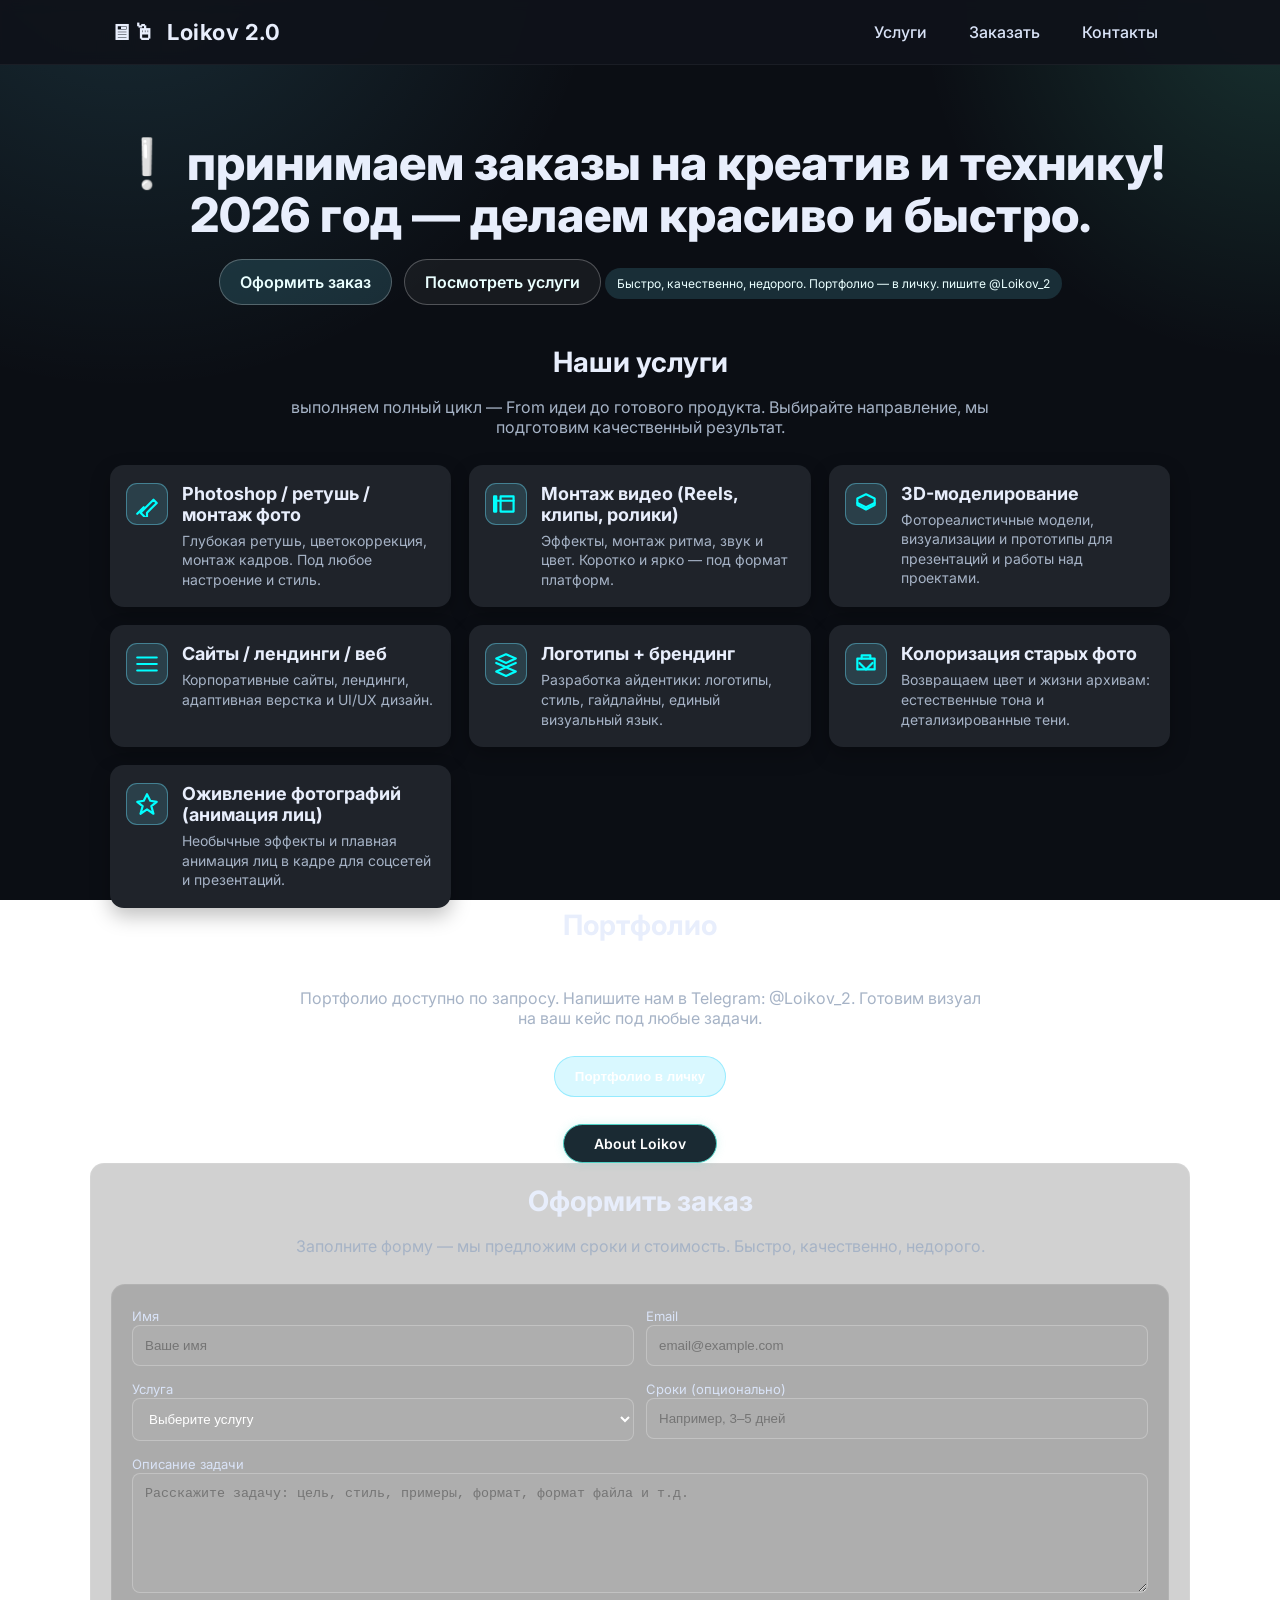
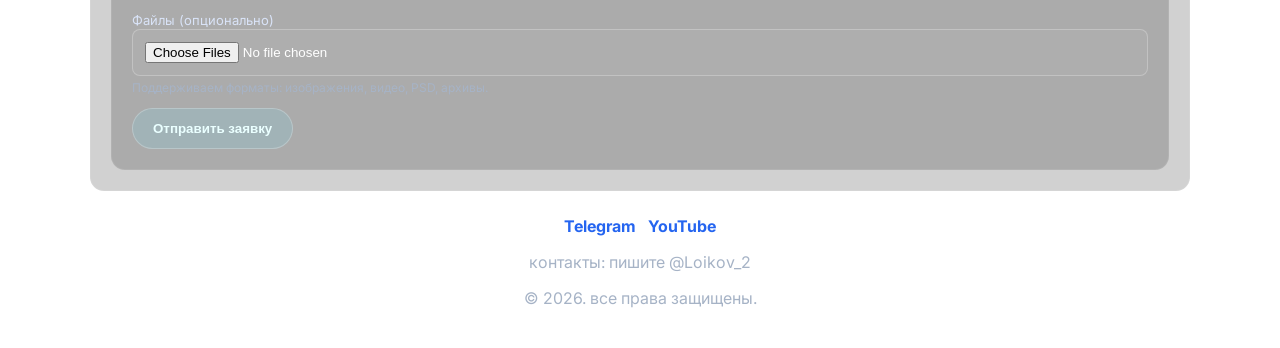
<file: index.html>
<!DOCTYPE html>
<html lang="ru">
<head>
  <meta charset="utf-8" />
  <meta name="viewport" content="width=device-width, initial-scale=1" />
  <title>креатив и техника — быстрые решения 2026</title>
  <meta name="description" content="Принимаем заказы на креатив и технику: Photoshop, монтаж, 3D, сайты, брендинг, цветки и анимации. Быстро, качественно, недорого. Контакт: @Loikov_2." />
  <link href="https://fonts.googleapis.com/css2?family=Inter:wght@300;400;500;600;700;800&display=swap" rel="stylesheet">
  
<!-- Иконки сайта -->
  <link rel="icon" href="1.jpg" type="image/jpeg">
  <link rel="apple-touch-icon" href="1.jpg">
  <link rel="shortcut icon" href="1.jpg" type="image/x-icon">

  


  <style>
    :root{
      --bg: #0b0e14;
      --surface: #141a22;
      --text: #e8eefc;
      --muted: #a6b3c6;
      --accent: #6ae3ff;
      --card: #1f232a;
      --shadow: 0 8px 20px rgba(0,0,0,.25);
    }
    *{box-sizing:border-box}
    html,body{margin:0;height:100%}
    body{
      font-family: Inter, system-ui, -apple-system, "Segoe UI", Roboto, sans-serif;
      color:var(--text);
      background: radial-gradient(1200px circle at 10% -10%, rgba(106,227,255,.15), transparent 40%),
                  radial-gradient(900px circle at 100% 0%, rgba(100,255,210,.15), transparent 40%),
                  linear-gradient(#0b0e14,#0b0e14 60%);
      background-attachment: fixed;
    }
    a{color:inherit;text-decoration:none}
    .container{max-width:1100px;margin:0 auto;padding:0 20px}
    header{position:sticky;top:0;background:rgba(15,18,26,.95);backdrop-filter:saturate(1.2) blur(6px);z-index:1000;border-bottom:1px solid rgba(255,255,255,.05)}
    .nav{display:flex;align-items:center;justify-content:space-between;min-height:64px}
    .brand{display:flex;gap:.75rem;align-items:center;font-weight:700}
    .brand span{font-size:22px;letter-spacing:.5px}
    .nav-links{display:flex;gap:18px}
    .nav-links a{color:#d9e3f7;font-weight:500;padding:8px 12px;border-radius:6px}
    .nav-links a:hover{background:rgba(255,255,255,.08)}

    .hero{padding:72px 0 40px;
      text-align:center;
    }
    .hero h1{font-size: clamp(28px, 5vw, 48px); line-height:1.08; margin:0 0 12px; font-weight:800}
    .hero p{color:var(--muted); font-size: clamp(14px, 2.2vw, 18px); margin:0 0 20px}
    .cta{display:inline-flex;gap:12px;margin-top:6px}
    .btn{padding:12px 20px;border-radius:999px;border:1px solid rgba(255,255,255,.25);background: rgba(106,227,255,.15);color:#eaffff;font-weight:600;cursor:pointer;transition:transform .2s ease, background .3s ease}
    .btn.secondary{background: rgba(255,255,255,.05)}
    .btn:hover{transform: translateY(-1px); background: rgba(106,227,255,.25)}
    .badge{display:inline-flex;align-items:center;gap:.5rem;padding:8px 12px;border-radius:999px;background: rgba(106,227,255,.15);font-size:12px;color:#eaffff;margin-top:8px}

    section{padding:48px 0}
    h2{font-size:28px;margin:0 0 18px;text-align:center}
    .lead{text-align:center;color:var(--muted);margin:0 auto 28px;max-width:700px}

    /* Services grid */
    .grid{display:grid;gap:18px;grid-template-columns:repeat(auto-fill,minmax(260px,1fr));}
    .card{background:var(--card);border-radius:14px;padding:18px 16px;box-shadow:var(--shadow)}
    .service{display:flex;gap:14px;align-items:flex-start}
    .icon{width:42px;height:42px;flex-shrink:0;display:grid;place-items:center;border-radius:11px;background: rgba(106,227,255,.15);border:1px solid rgba(106,227,255,.4)}
    .service h3{margin:0 0 6px;font-size:18px}
    .service p{margin:0;color:var(--muted);font-size:14px;line-height:1.4}

    /* Portfolio teaser */
    .portfolio{display:flex;flex-direction:column;gap:12px;align-items:center}
    .portfolio-cta{padding:12px 20px;border-radius:999px;background: rgba(106,227,255,.25);border:1px solid rgba(106,227,255,.6);color:#fff;font-weight:700;cursor:pointer}
    .portfolio-note{color:var(--muted);text-align:center;max-width:700px}

    /* Order form card */
    #order{background: rgba(0,0,0,.18); padding:20px;border-radius:14px; border:1px solid rgba(255,255,255,.08)}
    form{display:grid;gap:12px}
    label{font-size:13px;color:#d9e3f7}
    input, select, textarea{width:100%;padding:12px 12px;border-radius:8px;border:1px solid rgba(255,255,255,.25);background: rgba(255,255,255,.04);color:#fff}
    textarea{min-height:120px;resize:vertical}
    .row{display:flex;gap:12px;flex-wrap:wrap}
    .col{flex:1 1 200px}
    .hint{font-size:12px;color:var(--muted)}

    /* Footer */
    footer{border-top:1px solid rgba(255,255,255,.08); padding:24px 0; text-align:center; color:var(--muted)}

    /* Toast/modal */
    .toast{position:fixed;bottom:20px;left:50%;transform:translateX(-50%);background:rgba(8, 180, 120, 0.95);color:#00110f;padding:12px 16px;border-radius:8px;box-shadow:0 6px 14px rgba(0,0,0,.25);display:none;font-weight:600}
    @media (max-width: 700px){
      .nav-links{display:none}
      .hero{padding:48px 0 24px}
    }
  </style>
</head>
<body>
  <header>
    <div class="container nav" aria-label="Основная навигация">
      <div class="brand" aria-label="Бренд">
        <span>🖥🖱</span>
        <span>Loikov 2.0</span>   
      
      </div>
      <nav class="nav-links" aria-label="Разделы сайта">
        <a href="#services">Услуги</a>
        <a href="#order">Заказать</a>
        <a href="#contacts">Контакты</a>

<head>
    <!-- Основная иконка для браузеров -->
    <link rel="icon" href="1.jpg" type="image">
    
    <!-- Иконка для устройств Apple (iPhone/iPad) -->
    <link rel="apple-touch-icon" href="1.jpg">
    
    <!-- Иконка в формате ICO для старых браузеров (необязательно) -->
    <link rel="shortcut icon" href="1.jpg" type="image/x-icon">
</head>

      </nav>
    </div>
  </header>


  <main>
    <section class="hero" id="top" role="banner">
      <div class="container">
        <h1>❕ принимаем заказы на креатив и технику! 2026 год — делаем красиво и быстро.</h1>
        
        
        <div class="cta" aria-label="Призыв к действию">
          <a href="#order" class="btn" role="button">Оформить заказ</a>
          <a href="#services" class="btn secondary" role="button">Посмотреть услуги</a>
        </div>
        <div class="badge" aria-live="polite">Быстро, качественно, недорого. Портфолио — в личку. пишите @Loikov_2</div>
      </div>
    </section>

    <section id="services" aria-labelledby="services-title" class="container" >
      <h2 id="services-title">Наши услуги</h2>
      <p class="lead">выполняем полный цикл — From идеи до готового продукта. Выбирайте направление, мы подготовим качественный результат.</p>

      <div class="grid" aria-label="Список услуг">
        <article class="card service" aria-label="Photoshop и ретушь">
          <div class="icon" aria-hidden="true">
            <!-- icon: wand / editing -->
            <svg width="26" height="26" viewBox="0 0 24 24" fill="none" stroke="#0ff" stroke-width="2" stroke-linecap="round" stroke-linejoin="round">
              <path d="M12 20l9-9-3-3-9 9-3 3 6 6z"></path>
              <path d="M3 21l6-6"></path>
            </svg>
          </div>
          <div>
            <h3>Photoshop / ретушь / монтаж фото</h3>
            <p>Глубокая ретушь, цветокоррекция, монтаж кадров. Под любое настроение и стиль.</p>
          </div>
        </article>

        <article class="card service" aria-label="Монтаж видео">
          <div class="icon" aria-hidden="true">
            <svg width="26" height="26" viewBox="0 0 24 24" fill="none" stroke="#0ff" stroke-width="2" stroke-linecap="round" stroke-linejoin="round">
              <path d="M1 5h2v14H1z"></path><path d="M7 5h12v14H7z"></path><path d="M3 9h16"></path>
            </svg>
          </div>
          <div>
            <h3>Монтаж видео (Reels, клипы, ролики)</h3>
            <p>Эффекты, монтаж ритма, звук и цвет. Коротко и ярко — под формат платформ.</p>
          </div>
        </article>

        <article class="card service" aria-label="3D-моделирование">
          <div class="icon" aria-hidden="true">
            <svg width="26" height="26" viewBox="0 0 24 24" fill="none" stroke="#0ff" stroke-width="2" stroke-linecap="round" stroke-linejoin="round">
              <path d="M12 3l8 4v6l-8 4-8-4V7z"></path><path d="M4 11l8 4 8-4"></path>
            </svg>
          </div>
          <div>
            <h3>3D-моделирование</h3>
            <p>Фотореалистичные модели, визуализации и прототипы для презентаций и работы над проектами.</p>
          </div>
        </article>

        <article class="card service" aria-label="Сайты / лендинги">
          <div class="icon" aria-hidden="true">
            <svg width="26" height="26" viewBox="0 0 24 24" fill="none" stroke="#0ff" stroke-width="2" stroke-linecap="round" stroke-linejoin="round">
              <path d="M3 12h18"></path><path d="M3 6h18"></path><path d="M3 18h18"></path>
            </svg>
          </div>
          <div>
            <h3>Сайты / лендинги / веб</h3>
            <p>Корпоративные сайты, лендинги, адаптивная верстка и UI/UX дизайн.</p>
          </div>
        </article>

        <article class="card service" aria-label="Логотипы и брендинг">
          <div class="icon" aria-hidden="true">
            <svg width="26" height="26" viewBox="0 0 24 24" fill="none" stroke="#0ff" stroke-width="2" stroke-linecap="round" stroke-linejoin="round">
              <path d="M12 3l9 4-9 4-9-4 9-4z"></path><path d="M3 11l9 4 9-4"></path><path d="M12 15l9 4-9 4-9-4 9-4z"></path>
            </svg>
          </div>
          <div>
            <h3>Логотипы + брендинг</h3>
            <p>Разработка айдентики: логотипы, стиль, гайдлайны, единый визуальный язык.</p>
          </div>
        </article>

        <article class="card service" aria-label="Колоризация старых фото">
          <div class="icon" aria-hidden="true">
            <svg width="26" height="26" viewBox="0 0 24 24" fill="none" stroke="#0ff" stroke-width="2" stroke-linecap="round" stroke-linejoin="round">
              <path d="M4 7h16v10H4z"></path><path d="M8 7V4h8v3"></path><path d="M6 11l6 6 6-6"></path>
            </svg>
          </div>
          <div>
            <h3>Колоризация старых фото</h3>
            <p>Возвращаем цвет и жизни архивам: естественные тона и детализированные тени.</p>
          </div>
        </article>

        <article class="card service" aria-label="Оживление фотографий">
          <div class="icon" aria-hidden="true">
            <svg width="26" height="26" viewBox="0 0 24 24" fill="none" stroke="#0ff" stroke-width="2" stroke-linecap="round" stroke-linejoin="round">
              <path d="M12 3l3 6 6 1-5 4 2 7-6-4-6 4 2-7-5-4 6-1 3-6z"></path>
            </svg>
          </div>
          <div>
            <h3>Оживление фотографий (анимация лиц)</h3>
            <p>Необычные эффекты и плавная анимация лиц в кадре для соцсетей и презентаций.</p>
          </div>
        </article>
      </div>
    
    </section>

    <section id="portfolio" class="container portfolio" aria-labelledby="portfolio-title">
      <h2 id="portfolio-title">Портфолио</h2>
      <p class="portfolio-note">Портфолио доступно по запросу. Напишите нам в Telegram: @Loikov_2. Готовим визуал на ваш кейс под любые задачи.</p>
      <button class="portfolio-cta" onclick="alert('Портфолио доступно по личке: @Loikov_2')">Портфолио в личку</button>
     
<a href="https://loikovabdullo01-wq.github.io/sec.github.io/" 
   style="display: inline-block; 
          padding: 10px 30px; 
          margin-top: 15px;
          color: #FFFFFF !important; 
          text-decoration: none !important; 
          font-family: 'Inter', sans-serif; 
          font-weight: 600; 
          font-size: 14px; 
          background-color: #1a2a33; /* Темный фон как на фото */
          border: 1px solid #4fd1c5;   /* Бирюзовая рамка */
          border-radius: 50px;         /* Закругление 'пилюля' */
          text-align: center;
          transition: 0.3s;
          box-shadow: 0 0 10px rgba(79, 209, 197, 0.2); /* Легкое свечение */">
    About Loikov
</a>



      
    </section>

    <section id="order" class="container" aria-labelledby="order-title">
      <h2 id="order-title">Оформить заказ</h2>
      <p class="lead" style="max-width:900px">Заполните форму — мы предложим сроки и стоимость. Быстро, качественно, недорого.</p>

      <div id="order" aria-label="Форма заказа" style="margin-top:8px;">
        <form id="orderForm" autocomplete="on" novalidate>
          <div class="row">
            <div class="col">
              <label for="name">Имя</label>
              <input type="text" id="name" name="name" placeholder="Ваше имя" required />
            </div>
            <div class="col">
              <label for="email">Email</label>
              <input type="email" id="email" name="email" placeholder="email@example.com" required />
            </div>
          </div>

          <div class="row">
            <div class="col">
              <label for="service">Услуга</label>
              <select id="service" name="service" required>
                <option value="">Выберите услугу</option>
                <option>Photoshop / ретушь / монтаж фото</option>
                <option>Монтаж видео (Reels, клипы, ролики)</option>
                <option>3D-моделирование</option>
                <option>Сайты / лендинги / веб</option>
                <option>Логотипы + брендинг</option>
                <option>Колоризация старых фото</option>
                <option>Оживление фотографий (анимация лиц)</option>
              </select>
            </div>
            <div class="col">
              <label for="deadline">Сроки (опционально)</label>
              <input type="text" id="deadline" name="deadline" placeholder="Например, 3–5 дней" />
            </div>
          </div>

          <div>
            <label for="details">Описание задачи</label>
            <textarea id="details" name="details" placeholder="Расскажите задачу: цель, стиль, примеры, формат, формат файла и т.д." required></textarea>
          </div>

          <div class="row" aria-label="Дополнительные файлы">
            <div class="col" style="min-width:240px">
              <label for="files">Файлы (опционально)</label>
              <input type="file" id="files" name="files" multiple />
              <span class="hint">Поддерживаем форматы: изображения, видео, PSD, архивы.</span>
            </div>
          </div>

          <div class="row" style="align-items:center;">
            <div class="col" style="min-width:260px;">
              <button type="submit" class="btn" aria-label="Отправить заявку">Отправить заявку</button>
            </div>
            <div class="col" aria-live="polite" id="formStatus" style="text-align:left;color:var(--muted); font-size:14px;"></div>
          </div>
        </form>
      </div>
    </section>

  </main>

  <footer id="contacts" aria-label="Контакты">
    <div class="container">
      
<b><style>
  .my-links a {
    color: #2565f0; /* Насыщенный синий */
    text-decoration: none; /* Убирает подчеркивание (по желанию) */
    font-weight: bold; /* Делает текст жирным */
  }

  .my-links a:hover {
    color: #00008B; /* Темно-синий при наведении */
    text-decoration: underline;
  }
</style>

<div class="my-links">
  <a href="https://t.me/loikov_project">Telegram</a>&nbsp;&nbsp; 
  <a href="https://youtube.com/@loikov_project?si=P3Fyu2B-5YvpsJCD">YouTube</a>
</div></b>

      
      <p>контакты: пишите @Loikov_2 </p>
      <p>© 2026. все права защищены.</p>
    </div>
  </footer>

  <div id="toast" class="toast" role="status" aria-live="polite"></div>

  <script>
(function() {
  const form = document.getElementById('orderForm');
  const status = document.getElementById('formStatus');

  // ────────────────────────────────────────────────
  // НАСТРОЙКИ TELEGRAM (лучше потом вынести на сервер!)
  // ────────────────────────────────────────────────
  const TG_TOKEN   = '8126463959:AAEp2JNil_vkdf5eBe-J1idT3-cEpifbFx8';
  const TG_CHAT_ID = '8232492258';

  form.addEventListener('submit', async function(e) {
    e.preventDefault();

    // ─── Защита от ботов (honeypot) ─────────────────────────────
    const honeypot = form.querySelector('input[name="honeypot"]');
    if (honeypot && honeypot.value.trim() !== '') {
      status.style.color = "red";
      status.textContent = "Что-то пошло не так. Попробуйте позже.";
      console.warn("Возможная попытка спама (honeypot заполнен)");
      return;
    }

    // ─── Проверка обязательных полей ─────────────────────────────
    if (!form.name.value.trim() ||
        !form.email.value.trim() ||
        !form.service.value ||
        !form.details.value.trim()) {
      status.style.color = "red";
      status.textContent = "Заполните пожалуйста: имя, email, услугу и описание задачи.";
      return;
    }

    // Простая проверка email (более строгая, чем required)
    const email = form.email.value.trim();
    if (!/^[^\s@]+@[^\s@]+\.[^\s@]+$/.test(email)) {
      status.style.color = "red";
      status.textContent = "Похоже, email введён некорректно.";
      return;
    }

    status.style.color = "var(--muted)";
    status.textContent = "Отправляем заявку...";

    // Собираем данные
    const data = {
      name:     form.name.value.trim(),
      email:    email,
      service:  form.service.value,
      deadline: form.deadline.value.trim() || 'Не указано',
      details:  form.details.value.trim()
    };

    const message = `
<b>🔔 НОВАЯ ЗАЯВКА С САЙТА</b>

👤 <b>Имя:</b> ${data.name}
📧 <b>Email:</b> ${data.email}
🛠 <b>Услуга:</b> ${data.service}
📅 <b>Желаемый срок:</b> ${data.deadline}
📝 <b>Задача:</b>
${data.details}

──────────────────────────────
Время: ${new Date().toLocaleString('ru-RU')}
    `.trim();

    try {
      const response = await fetch(`https://api.telegram.org/bot${TG_TOKEN}/sendMessage`, {
        method: 'POST',
        headers: { 'Content-Type': 'application/json' },
        body: JSON.stringify({
          chat_id: TG_CHAT_ID,
          text: message,
          parse_mode: 'HTML',
          disable_web_page_preview: true
        })
      });

      if (!response.ok) {
        const errData = await response.json();
        throw new Error(`Telegram ошибка: ${response.status} — ${errData.description || 'нет описания'}`);
      }

      status.style.color = "lime";
      status.textContent = "✅ Заявка отправлена! Скоро с вами свяжутся.";
      form.reset();

      // Опционально: можно добавить таймер, чтобы статус исчез через 8 сек
      setTimeout(() => {
        status.textContent = "";
        status.style.color = "var(--muted)";
      }, 8000);

    } catch (err) {
      console.error("Ошибка отправки в Telegram:", err);
      status.style.color = "red";
      status.textContent = "❌ Не удалось отправить. Попробуйте позже или напишите напрямую @Loikov_2";
    }
  });
})();
</script>
</body>
</html>
</file>
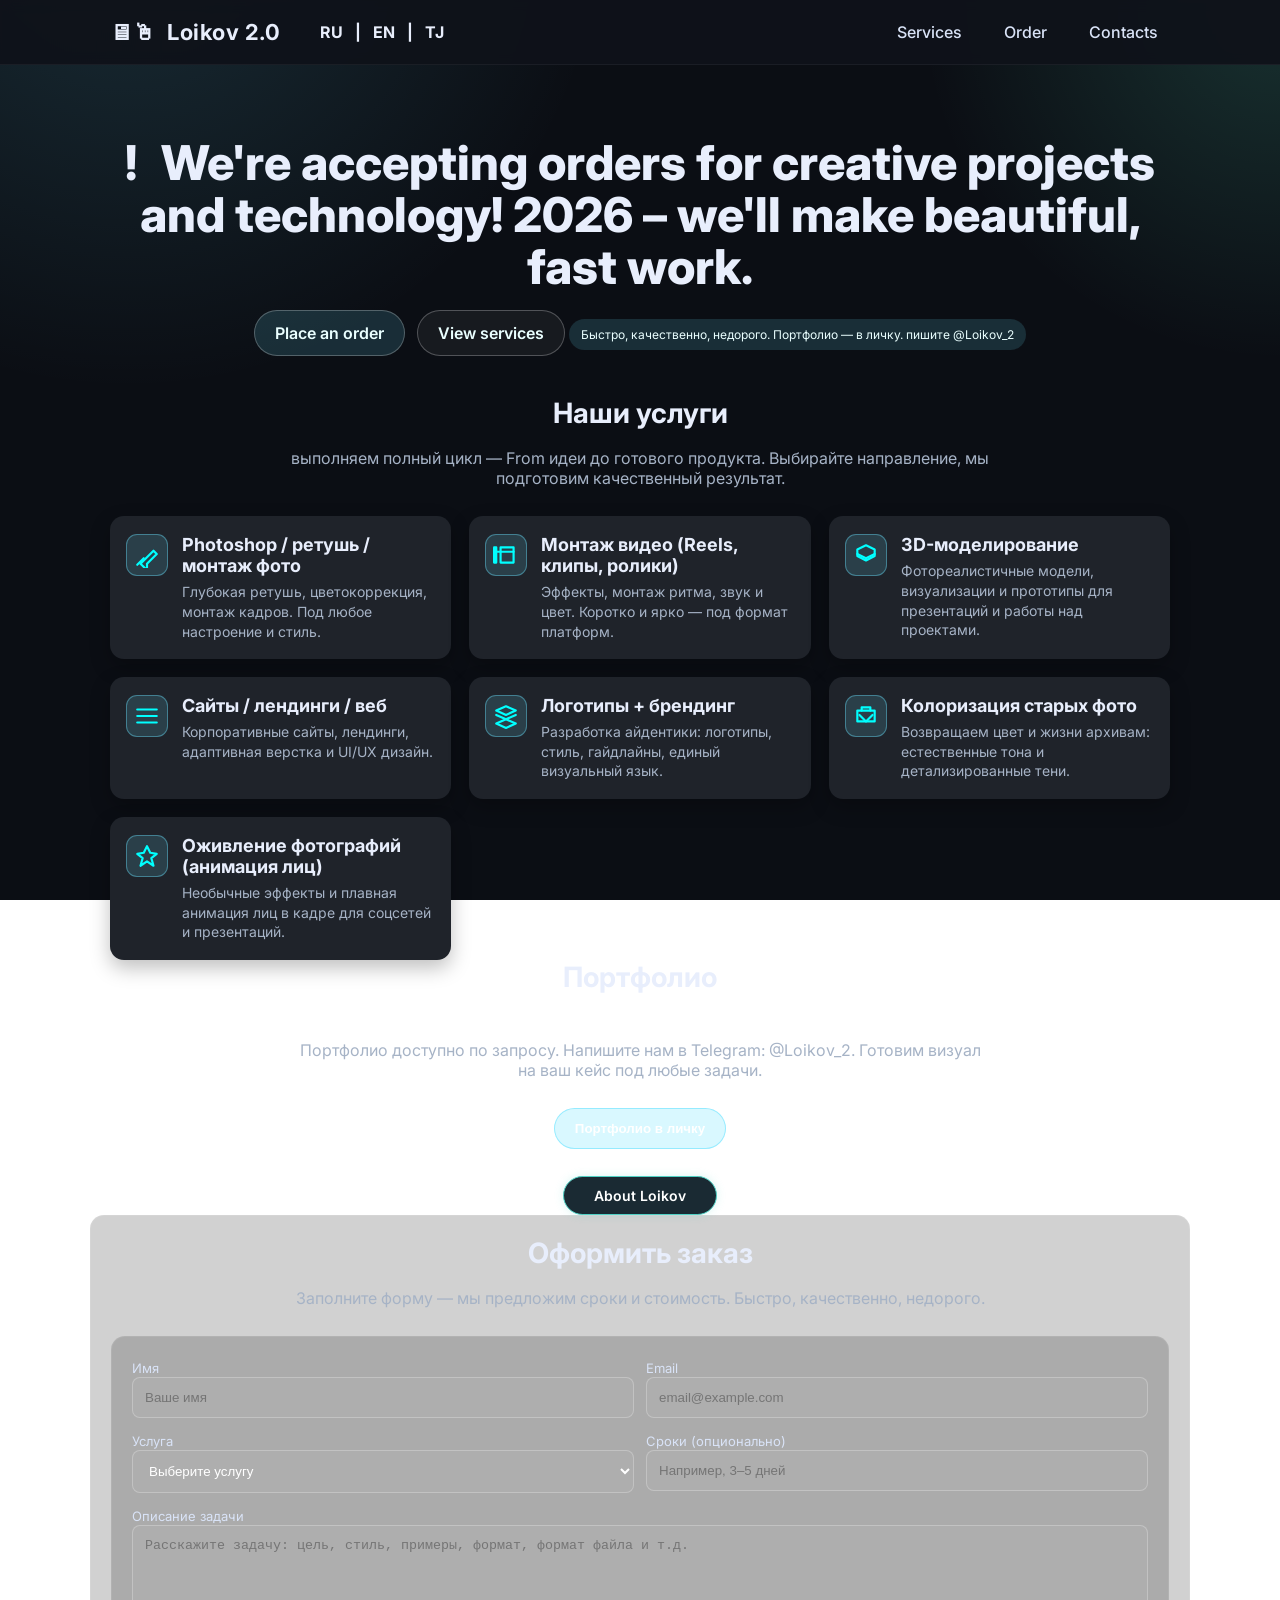
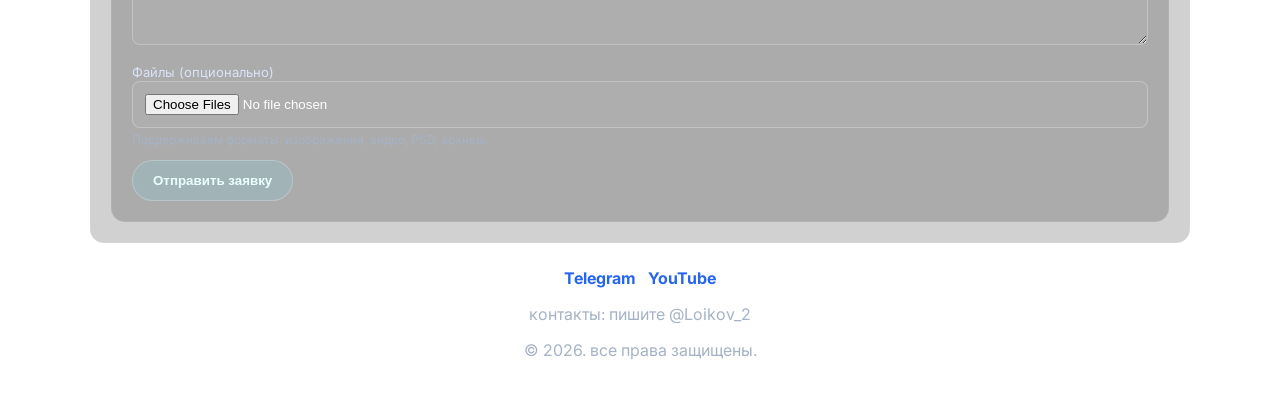
<file: en.html>
<!DOCTYPE html>
<html lang="en">
<head>
  <meta charset="utf-8" />
  <meta name="viewport" content="width=device-width, initial-scale=1" />
  <title>Creativity and technology – quick solutions for 2026</title>
  <meta name="description" content="We accept creative and technical orders: Photoshop, editing, 3D, websites, branding, flowers, and animations. Fast, high-quality, and affordable. Contact: @Loikov_2." />
  <link href="https://fonts.googleapis.com/css2?family=Inter:wght@300;400;500;600;700;800&display=swap" rel="stylesheet">
  
<!-- Иконки сайта -->
  <link rel="icon" href="1.jpg" type="image/jpeg">
  <link rel="apple-touch-icon" href="1.jpg">
  <link rel="shortcut icon" href="1.jpg" type="image/x-icon">



  <style>
    :root{
      --bg: #0b0e14;
      --surface: #141a22;
      --text: #e8eefc;
      --muted: #a6b3c6;
      --accent: #6ae3ff;
      --card: #1f232a;
      --shadow: 0 8px 20px rgba(0,0,0,.25);
    }
    *{box-sizing:border-box}
    html,body{margin:0;height:100%}
    body{
      font-family: Inter, system-ui, -apple-system, "Segoe UI", Roboto, sans-serif;
      color:var(--text);
      background: radial-gradient(1200px circle at 10% -10%, rgba(106,227,255,.15), transparent 40%),
                  radial-gradient(900px circle at 100% 0%, rgba(100,255,210,.15), transparent 40%),
                  linear-gradient(#0b0e14,#0b0e14 60%);
      background-attachment: fixed;
    }
    a{color:inherit;text-decoration:none}
    .container{max-width:1100px;margin:0 auto;padding:0 20px}
    header{position:sticky;top:0;background:rgba(15,18,26,.95);backdrop-filter:saturate(1.2) blur(6px);z-index:1000;border-bottom:1px solid rgba(255,255,255,.05)}
    .nav{display:flex;align-items:center;justify-content:space-between;min-height:64px}
    .brand{display:flex;gap:.75rem;align-items:center;font-weight:700}
    .brand span{font-size:22px;letter-spacing:.5px}
    .nav-links{display:flex;gap:18px}
    .nav-links a{color:#d9e3f7;font-weight:500;padding:8px 12px;border-radius:6px}
    .nav-links a:hover{background:rgba(255,255,255,.08)}

    .hero{padding:72px 0 40px;
      text-align:center;
    }
    .hero h1{font-size: clamp(28px, 5vw, 48px); line-height:1.08; margin:0 0 12px; font-weight:800}
    .hero p{color:var(--muted); font-size: clamp(14px, 2.2vw, 18px); margin:0 0 20px}
    .cta{display:inline-flex;gap:12px;margin-top:6px}
    .btn{padding:12px 20px;border-radius:999px;border:1px solid rgba(255,255,255,.25);background: rgba(106,227,255,.15);color:#eaffff;font-weight:600;cursor:pointer;transition:transform .2s ease, background .3s ease}
    .btn.secondary{background: rgba(255,255,255,.05)}
    .btn:hover{transform: translateY(-1px); background: rgba(106,227,255,.25)}
    .badge{display:inline-flex;align-items:center;gap:.5rem;padding:8px 12px;border-radius:999px;background: rgba(106,227,255,.15);font-size:12px;color:#eaffff;margin-top:8px}

    section{padding:48px 0}
    h2{font-size:28px;margin:0 0 18px;text-align:center}
    .lead{text-align:center;color:var(--muted);margin:0 auto 28px;max-width:700px}

    /* Services grid */
    .grid{display:grid;gap:18px;grid-template-columns:repeat(auto-fill,minmax(260px,1fr));}
    .card{background:var(--card);border-radius:14px;padding:18px 16px;box-shadow:var(--shadow)}
    .service{display:flex;gap:14px;align-items:flex-start}
    .icon{width:42px;height:42px;flex-shrink:0;display:grid;place-items:center;border-radius:11px;background: rgba(106,227,255,.15);border:1px solid rgba(106,227,255,.4)}
    .service h3{margin:0 0 6px;font-size:18px}
    .service p{margin:0;color:var(--muted);font-size:14px;line-height:1.4}

    /* Portfolio teaser */
    .portfolio{display:flex;flex-direction:column;gap:12px;align-items:center}
    .portfolio-cta{padding:12px 20px;border-radius:999px;background: rgba(106,227,255,.25);border:1px solid rgba(106,227,255,.6);color:#fff;font-weight:700;cursor:pointer}
    .portfolio-note{color:var(--muted);text-align:center;max-width:700px}

    /* Order form card */
    #order{background: rgba(0,0,0,.18); padding:20px;border-radius:14px; border:1px solid rgba(255,255,255,.08)}
    form{display:grid;gap:12px}
    label{font-size:13px;color:#d9e3f7}
    input, select, textarea{width:100%;padding:12px 12px;border-radius:8px;border:1px solid rgba(255,255,255,.25);background: rgba(255,255,255,.04);color:#fff}
    textarea{min-height:120px;resize:vertical}
    .row{display:flex;gap:12px;flex-wrap:wrap}
    .col{flex:1 1 200px}
    .hint{font-size:12px;color:var(--muted)}

    /* Footer */
    footer{border-top:1px solid rgba(255,255,255,.08); padding:24px 0; text-align:center; color:var(--muted)}

    /* Toast/modal */
    .toast{position:fixed;bottom:20px;left:50%;transform:translateX(-50%);background:rgba(8, 180, 120, 0.95);color:#00110f;padding:12px 16px;border-radius:8px;box-shadow:0 6px 14px rgba(0,0,0,.25);display:none;font-weight:600}
    @media (max-width: 700px){
      .nav-links{display:none}
      .hero{padding:48px 0 24px}
    }
  </style>
</head>
<body>
  <header>
    <div class="container nav" aria-label="Основная навигация">
      <div class="brand" aria-label="Бренд">
        <span>🖥🖱</span>
        <span>Loikov 2.0</span>

          &emsp;<a href="index.html">RU</a> | <a href="en.html">EN</a> | <a href="en.html">TJ</a>

      </div>
      <nav class="nav-links" aria-label="Разделы сайта">
        <a href="#services">Services</a>
        <a href="#order">Order</a>
        <a href="#contacts">Contacts</a>

<head>
    <!-- Основная иконка для браузеров -->
    <link rel="icon" href="1.jpg" type="image">
    
    <!-- Иконка для устройств Apple (iPhone/iPad) -->
    <link rel="apple-touch-icon" href="1.jpg">
    
    <!-- Иконка в формате ICO для старых браузеров (необязательно) -->
    <link rel="shortcut icon" href="1.jpg" type="image/x-icon">
</head>

      </nav>
    </div>
  </header>


  <main>
    <section class="hero" id="top" role="banner">
      <div class="container">
        <h1>!&ensp;We're accepting orders for creative projects and technology! 2026 – we'll make beautiful, fast work.</h1>
        
        
        <div class="cta" aria-label="Призыв к действию">
          <a href="#order" class="btn" role="button">Place an order</a>
          <a href="#services" class="btn secondary" role="button">View services</a>
        </div>
        <div class="badge" aria-live="polite">Быстро, качественно, недорого. Портфолио — в личку. пишите @Loikov_2</div>
      </div>
    </section>

    <section id="services" aria-labelledby="services-title" class="container" >
      <h2 id="services-title">Наши услуги</h2>
      <p class="lead">выполняем полный цикл — From идеи до готового продукта. Выбирайте направление, мы подготовим качественный результат.</p>

      <div class="grid" aria-label="Список услуг">
        <article class="card service" aria-label="Photoshop и ретушь">
          <div class="icon" aria-hidden="true">
            <!-- icon: wand / editing -->
            <svg width="26" height="26" viewBox="0 0 24 24" fill="none" stroke="#0ff" stroke-width="2" stroke-linecap="round" stroke-linejoin="round">
              <path d="M12 20l9-9-3-3-9 9-3 3 6 6z"></path>
              <path d="M3 21l6-6"></path>
            </svg>
          </div>
          <div>
            <h3>Photoshop / ретушь / монтаж фото</h3>
            <p>Глубокая ретушь, цветокоррекция, монтаж кадров. Под любое настроение и стиль.</p>
          </div>
        </article>

        <article class="card service" aria-label="Монтаж видео">
          <div class="icon" aria-hidden="true">
            <svg width="26" height="26" viewBox="0 0 24 24" fill="none" stroke="#0ff" stroke-width="2" stroke-linecap="round" stroke-linejoin="round">
              <path d="M1 5h2v14H1z"></path><path d="M7 5h12v14H7z"></path><path d="M3 9h16"></path>
            </svg>
          </div>
          <div>
            <h3>Монтаж видео (Reels, клипы, ролики)</h3>
            <p>Эффекты, монтаж ритма, звук и цвет. Коротко и ярко — под формат платформ.</p>
          </div>
        </article>

        <article class="card service" aria-label="3D-моделирование">
          <div class="icon" aria-hidden="true">
            <svg width="26" height="26" viewBox="0 0 24 24" fill="none" stroke="#0ff" stroke-width="2" stroke-linecap="round" stroke-linejoin="round">
              <path d="M12 3l8 4v6l-8 4-8-4V7z"></path><path d="M4 11l8 4 8-4"></path>
            </svg>
          </div>
          <div>
            <h3>3D-моделирование</h3>
            <p>Фотореалистичные модели, визуализации и прототипы для презентаций и работы над проектами.</p>
          </div>
        </article>

        <article class="card service" aria-label="Сайты / лендинги">
          <div class="icon" aria-hidden="true">
            <svg width="26" height="26" viewBox="0 0 24 24" fill="none" stroke="#0ff" stroke-width="2" stroke-linecap="round" stroke-linejoin="round">
              <path d="M3 12h18"></path><path d="M3 6h18"></path><path d="M3 18h18"></path>
            </svg>
          </div>
          <div>
            <h3>Сайты / лендинги / веб</h3>
            <p>Корпоративные сайты, лендинги, адаптивная верстка и UI/UX дизайн.</p>
          </div>
        </article>

        <article class="card service" aria-label="Логотипы и брендинг">
          <div class="icon" aria-hidden="true">
            <svg width="26" height="26" viewBox="0 0 24 24" fill="none" stroke="#0ff" stroke-width="2" stroke-linecap="round" stroke-linejoin="round">
              <path d="M12 3l9 4-9 4-9-4 9-4z"></path><path d="M3 11l9 4 9-4"></path><path d="M12 15l9 4-9 4-9-4 9-4z"></path>
            </svg>
          </div>
          <div>
            <h3>Логотипы + брендинг</h3>
            <p>Разработка айдентики: логотипы, стиль, гайдлайны, единый визуальный язык.</p>
          </div>
        </article>

        <article class="card service" aria-label="Колоризация старых фото">
          <div class="icon" aria-hidden="true">
            <svg width="26" height="26" viewBox="0 0 24 24" fill="none" stroke="#0ff" stroke-width="2" stroke-linecap="round" stroke-linejoin="round">
              <path d="M4 7h16v10H4z"></path><path d="M8 7V4h8v3"></path><path d="M6 11l6 6 6-6"></path>
            </svg>
          </div>
          <div>
            <h3>Колоризация старых фото</h3>
            <p>Возвращаем цвет и жизни архивам: естественные тона и детализированные тени.</p>
          </div>
        </article>

        <article class="card service" aria-label="Оживление фотографий">
          <div class="icon" aria-hidden="true">
            <svg width="26" height="26" viewBox="0 0 24 24" fill="none" stroke="#0ff" stroke-width="2" stroke-linecap="round" stroke-linejoin="round">
              <path d="M12 3l3 6 6 1-5 4 2 7-6-4-6 4 2-7-5-4 6-1 3-6z"></path>
            </svg>
          </div>
          <div>
            <h3>Оживление фотографий (анимация лиц)</h3>
            <p>Необычные эффекты и плавная анимация лиц в кадре для соцсетей и презентаций.</p>
          </div>
        </article>
      </div>
    
    </section>

    <section id="portfolio" class="container portfolio" aria-labelledby="portfolio-title">
      <h2 id="portfolio-title">Портфолио</h2>
      <p class="portfolio-note">Портфолио доступно по запросу. Напишите нам в Telegram: @Loikov_2. Готовим визуал на ваш кейс под любые задачи.</p>
      <button class="portfolio-cta" onclick="alert('Портфолио доступно по личке: @Loikov_2')">Портфолио в личку</button>
     
<a href="https://loikovabdullo01-wq.github.io/sec.github.io/" 
   style="display: inline-block; 
          padding: 10px 30px; 
          margin-top: 15px;
          color: #FFFFFF !important; 
          text-decoration: none !important; 
          font-family: 'Inter', sans-serif; 
          font-weight: 600; 
          font-size: 14px; 
          background-color: #1a2a33; /* Темный фон как на фото */
          border: 1px solid #4fd1c5;   /* Бирюзовая рамка */
          border-radius: 50px;         /* Закругление 'пилюля' */
          text-align: center;
          transition: 0.3s;
          box-shadow: 0 0 10px rgba(79, 209, 197, 0.2); /* Легкое свечение */">
    About Loikov
</a>



      
    </section>

    <section id="order" class="container" aria-labelledby="order-title">
      <h2 id="order-title">Оформить заказ</h2>
      <p class="lead" style="max-width:900px">Заполните форму — мы предложим сроки и стоимость. Быстро, качественно, недорого.</p>

      <div id="order" aria-label="Форма заказа" style="margin-top:8px;">
        <form id="orderForm" autocomplete="on" novalidate>
          <div class="row">
            <div class="col">
              <label for="name">Имя</label>
              <input type="text" id="name" name="name" placeholder="Ваше имя" required />
            </div>
            <div class="col">
              <label for="email">Email</label>
              <input type="email" id="email" name="email" placeholder="email@example.com" required />
            </div>
          </div>

          <div class="row">
            <div class="col">
              <label for="service">Услуга</label>
              <select id="service" name="service" required>
                <option value="">Выберите услугу</option>
                <option>Photoshop / ретушь / монтаж фото</option>
                <option>Монтаж видео (Reels, клипы, ролики)</option>
                <option>3D-моделирование</option>
                <option>Сайты / лендинги / веб</option>
                <option>Логотипы + брендинг</option>
                <option>Колоризация старых фото</option>
                <option>Оживление фотографий (анимация лиц)</option>
              </select>
            </div>
            <div class="col">
              <label for="deadline">Сроки (опционально)</label>
              <input type="text" id="deadline" name="deadline" placeholder="Например, 3–5 дней" />
            </div>
          </div>

          <div>
            <label for="details">Описание задачи</label>
            <textarea id="details" name="details" placeholder="Расскажите задачу: цель, стиль, примеры, формат, формат файла и т.д." required></textarea>
          </div>

          <div class="row" aria-label="Дополнительные файлы">
            <div class="col" style="min-width:240px">
              <label for="files">Файлы (опционально)</label>
              <input type="file" id="files" name="files" multiple />
              <span class="hint">Поддерживаем форматы: изображения, видео, PSD, архивы.</span>
            </div>
          </div>

          <div class="row" style="align-items:center;">
            <div class="col" style="min-width:260px;">
              <button type="submit" class="btn" aria-label="Отправить заявку">Отправить заявку</button>
            </div>
            <div class="col" aria-live="polite" id="formStatus" style="text-align:left;color:var(--muted); font-size:14px;"></div>
          </div>
        </form>
      </div>
    </section>

  </main>

  <footer id="contacts" aria-label="Контакты">
    <div class="container">
      
<b><style>
  .my-links a {
    color: #2565f0; /* Насыщенный синий */
    text-decoration: none; /* Убирает подчеркивание (по желанию) */
    font-weight: bold; /* Делает текст жирным */
  }

  .my-links a:hover {
    color: #00008B; /* Темно-синий при наведении */
    text-decoration: underline;
  }
</style>

<div class="my-links">
  <a href="https://t.me/loikov_project">Telegram</a>&nbsp;&nbsp; 
  <a href="https://youtube.com/@loikov_project?si=P3Fyu2B-5YvpsJCD">YouTube</a>
</div></b>

      
      <p>контакты: пишите @Loikov_2 </p>
      <p>© 2026. все права защищены.</p>
    </div>
  </footer>

  <div id="toast" class="toast" role="status" aria-live="polite"></div>

  <script>
(function() {
  const form = document.getElementById('orderForm');
  const status = document.getElementById('formStatus');

  // ────────────────────────────────────────────────
  // НАСТРОЙКИ TELEGRAM (лучше потом вынести на сервер!)
  // ────────────────────────────────────────────────
  const TG_TOKEN   = '8126463959:AAEp2JNil_vkdf5eBe-J1idT3-cEpifbFx8';
  const TG_CHAT_ID = '8232492258';

  form.addEventListener('submit', async function(e) {
    e.preventDefault();

    // ─── Защита от ботов (honeypot) ─────────────────────────────
    const honeypot = form.querySelector('input[name="honeypot"]');
    if (honeypot && honeypot.value.trim() !== '') {
      status.style.color = "red";
      status.textContent = "Что-то пошло не так. Попробуйте позже.";
      console.warn("Возможная попытка спама (honeypot заполнен)");
      return;
    }

    // ─── Проверка обязательных полей ─────────────────────────────
    if (!form.name.value.trim() ||
        !form.email.value.trim() ||
        !form.service.value ||
        !form.details.value.trim()) {
      status.style.color = "red";
      status.textContent = "Заполните пожалуйста: имя, email, услугу и описание задачи.";
      return;
    }

    // Простая проверка email (более строгая, чем required)
    const email = form.email.value.trim();
    if (!/^[^\s@]+@[^\s@]+\.[^\s@]+$/.test(email)) {
      status.style.color = "red";
      status.textContent = "Похоже, email введён некорректно.";
      return;
    }

    status.style.color = "var(--muted)";
    status.textContent = "Отправляем заявку...";

    // Собираем данные
    const data = {
      name:     form.name.value.trim(),
      email:    email,
      service:  form.service.value,
      deadline: form.deadline.value.trim() || 'Не указано',
      details:  form.details.value.trim()
    };

    const message = `
<b>🔔 НОВАЯ ЗАЯВКА С САЙТА</b>

👤 <b>Имя:</b> ${data.name}
📧 <b>Email:</b> ${data.email}
🛠 <b>Услуга:</b> ${data.service}
📅 <b>Желаемый срок:</b> ${data.deadline}
📝 <b>Задача:</b>
${data.details}

──────────────────────────────
Время: ${new Date().toLocaleString('ru-RU')}
    `.trim();

    try {
      const response = await fetch(`https://api.telegram.org/bot${TG_TOKEN}/sendMessage`, {
        method: 'POST',
        headers: { 'Content-Type': 'application/json' },
        body: JSON.stringify({
          chat_id: TG_CHAT_ID,
          text: message,
          parse_mode: 'HTML',
          disable_web_page_preview: true
        })
      });

      if (!response.ok) {
        const errData = await response.json();
        throw new Error(`Telegram ошибка: ${response.status} — ${errData.description || 'нет описания'}`);
      }

      status.style.color = "lime";
      status.textContent = "✅ Заявка отправлена! Скоро с вами свяжутся.";
      form.reset();

      // Опционально: можно добавить таймер, чтобы статус исчез через 8 сек
      setTimeout(() => {
        status.textContent = "";
        status.style.color = "var(--muted)";
      }, 8000);

    } catch (err) {
      console.error("Ошибка отправки в Telegram:", err);
      status.style.color = "red";
      status.textContent = "❌ Не удалось отправить. Попробуйте позже или напишите напрямую @Loikov_2";
    }
  });
})();
</script>
</body>
</html>
</file>
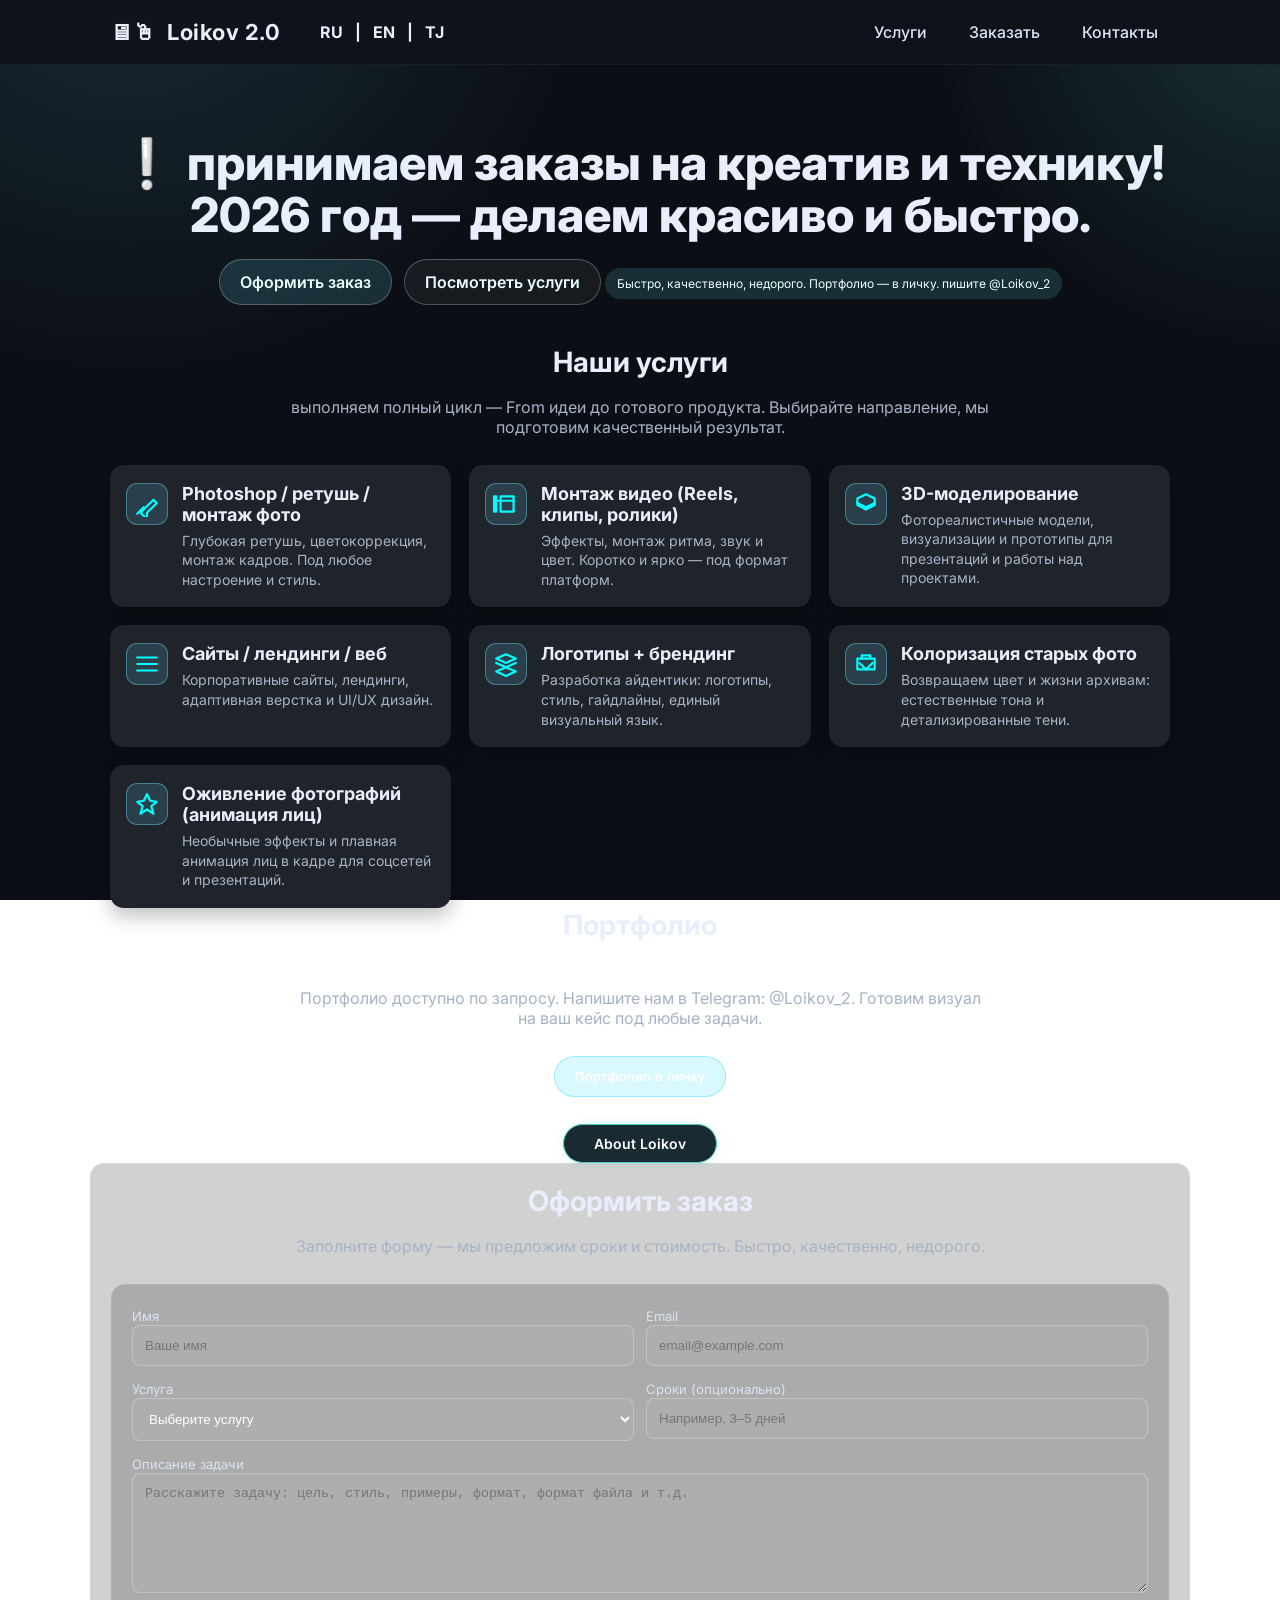
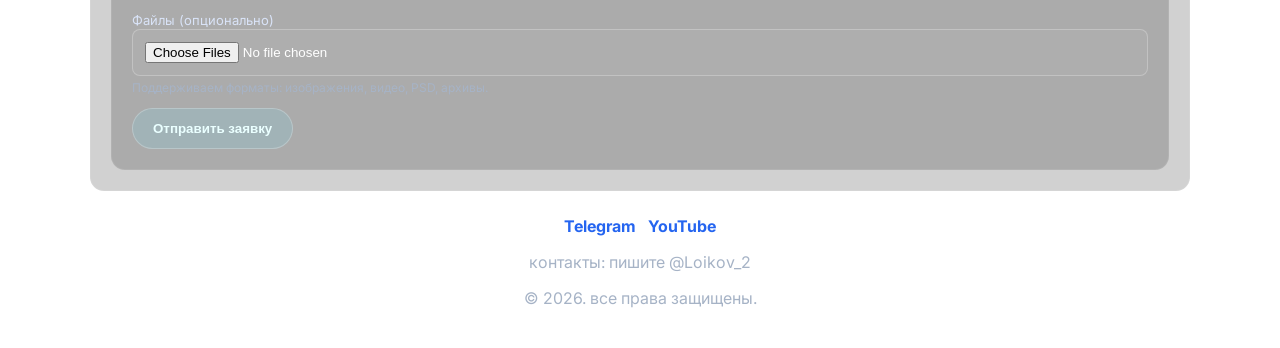
<file: ru.html>
<!DOCTYPE html>
<html lang="ru">
<head>
  <meta charset="utf-8" />
  <meta name="viewport" content="width=device-width, initial-scale=1" />
  <title>креатив и техника — быстрые решения 2026</title>
  <meta name="description" content="Принимаем заказы на креатив и технику: Photoshop, монтаж, 3D, сайты, брендинг, цветки и анимации. Быстро, качественно, недорого. Контакт: @Loikov_2." />
  <link href="https://fonts.googleapis.com/css2?family=Inter:wght@300;400;500;600;700;800&display=swap" rel="stylesheet">
  
<!-- Иконки сайта -->
  <link rel="icon" href="1.jpg" type="image/jpeg">
  <link rel="apple-touch-icon" href="1.jpg">
  <link rel="shortcut icon" href="1.jpg" type="image/x-icon">

  


  <style>
    :root{
      --bg: #0b0e14;
      --surface: #141a22;
      --text: #e8eefc;
      --muted: #a6b3c6;
      --accent: #6ae3ff;
      --card: #1f232a;
      --shadow: 0 8px 20px rgba(0,0,0,.25);
    }
    *{box-sizing:border-box}
    html,body{margin:0;height:100%}
    body{
      font-family: Inter, system-ui, -apple-system, "Segoe UI", Roboto, sans-serif;
      color:var(--text);
      background: radial-gradient(1200px circle at 10% -10%, rgba(106,227,255,.15), transparent 40%),
                  radial-gradient(900px circle at 100% 0%, rgba(100,255,210,.15), transparent 40%),
                  linear-gradient(#0b0e14,#0b0e14 60%);
      background-attachment: fixed;
    }
    a{color:inherit;text-decoration:none}
    .container{max-width:1100px;margin:0 auto;padding:0 20px}
    header{position:sticky;top:0;background:rgba(15,18,26,.95);backdrop-filter:saturate(1.2) blur(6px);z-index:1000;border-bottom:1px solid rgba(255,255,255,.05)}
    .nav{display:flex;align-items:center;justify-content:space-between;min-height:64px}
    .brand{display:flex;gap:.75rem;align-items:center;font-weight:700}
    .brand span{font-size:22px;letter-spacing:.5px}
    .nav-links{display:flex;gap:18px}
    .nav-links a{color:#d9e3f7;font-weight:500;padding:8px 12px;border-radius:6px}
    .nav-links a:hover{background:rgba(255,255,255,.08)}

    .hero{padding:72px 0 40px;
      text-align:center;
    }
    .hero h1{font-size: clamp(28px, 5vw, 48px); line-height:1.08; margin:0 0 12px; font-weight:800}
    .hero p{color:var(--muted); font-size: clamp(14px, 2.2vw, 18px); margin:0 0 20px}
    .cta{display:inline-flex;gap:12px;margin-top:6px}
    .btn{padding:12px 20px;border-radius:999px;border:1px solid rgba(255,255,255,.25);background: rgba(106,227,255,.15);color:#eaffff;font-weight:600;cursor:pointer;transition:transform .2s ease, background .3s ease}
    .btn.secondary{background: rgba(255,255,255,.05)}
    .btn:hover{transform: translateY(-1px); background: rgba(106,227,255,.25)}
    .badge{display:inline-flex;align-items:center;gap:.5rem;padding:8px 12px;border-radius:999px;background: rgba(106,227,255,.15);font-size:12px;color:#eaffff;margin-top:8px}

    section{padding:48px 0}
    h2{font-size:28px;margin:0 0 18px;text-align:center}
    .lead{text-align:center;color:var(--muted);margin:0 auto 28px;max-width:700px}

    /* Services grid */
    .grid{display:grid;gap:18px;grid-template-columns:repeat(auto-fill,minmax(260px,1fr));}
    .card{background:var(--card);border-radius:14px;padding:18px 16px;box-shadow:var(--shadow)}
    .service{display:flex;gap:14px;align-items:flex-start}
    .icon{width:42px;height:42px;flex-shrink:0;display:grid;place-items:center;border-radius:11px;background: rgba(106,227,255,.15);border:1px solid rgba(106,227,255,.4)}
    .service h3{margin:0 0 6px;font-size:18px}
    .service p{margin:0;color:var(--muted);font-size:14px;line-height:1.4}

    /* Portfolio teaser */
    .portfolio{display:flex;flex-direction:column;gap:12px;align-items:center}
    .portfolio-cta{padding:12px 20px;border-radius:999px;background: rgba(106,227,255,.25);border:1px solid rgba(106,227,255,.6);color:#fff;font-weight:700;cursor:pointer}
    .portfolio-note{color:var(--muted);text-align:center;max-width:700px}

    /* Order form card */
    #order{background: rgba(0,0,0,.18); padding:20px;border-radius:14px; border:1px solid rgba(255,255,255,.08)}
    form{display:grid;gap:12px}
    label{font-size:13px;color:#d9e3f7}
    input, select, textarea{width:100%;padding:12px 12px;border-radius:8px;border:1px solid rgba(255,255,255,.25);background: rgba(255,255,255,.04);color:#fff}
    textarea{min-height:120px;resize:vertical}
    .row{display:flex;gap:12px;flex-wrap:wrap}
    .col{flex:1 1 200px}
    .hint{font-size:12px;color:var(--muted)}

    /* Footer */
    footer{border-top:1px solid rgba(255,255,255,.08); padding:24px 0; text-align:center; color:var(--muted)}

    /* Toast/modal */
    .toast{position:fixed;bottom:20px;left:50%;transform:translateX(-50%);background:rgba(8, 180, 120, 0.95);color:#00110f;padding:12px 16px;border-radius:8px;box-shadow:0 6px 14px rgba(0,0,0,.25);display:none;font-weight:600}
    @media (max-width: 700px){
      .nav-links{display:none}
      .hero{padding:48px 0 24px}
    }
  </style>
</head>
<body>
  <header>
    <div class="container nav" aria-label="Основная навигация">
      <div class="brand" aria-label="Бренд">
        <span>🖥🖱</span>
        <span>Loikov 2.0</span>   
        &emsp;<a href="index.html">RU</a> | <a href="en.html">EN</a> | <a href="en.html">TJ</a>
      </div>
      <nav class="nav-links" aria-label="Разделы сайта">
        <a href="#services">Услуги</a>
        <a href="#order">Заказать</a>
        <a href="#contacts">Контакты</a>

<head>
    <!-- Основная иконка для браузеров -->
    <link rel="icon" href="1.jpg" type="image">
    
    <!-- Иконка для устройств Apple (iPhone/iPad) -->
    <link rel="apple-touch-icon" href="1.jpg">
    
    <!-- Иконка в формате ICO для старых браузеров (необязательно) -->
    <link rel="shortcut icon" href="1.jpg" type="image/x-icon">
</head>

      </nav>
    </div>
  </header>


  <main>
    <section class="hero" id="top" role="banner">
      <div class="container">
        <h1>❕ принимаем заказы на креатив и технику! 2026 год — делаем красиво и быстро.</h1>
        
        
        <div class="cta" aria-label="Призыв к действию">
          <a href="#order" class="btn" role="button">Оформить заказ</a>
          <a href="#services" class="btn secondary" role="button">Посмотреть услуги</a>
        </div>
        <div class="badge" aria-live="polite">Быстро, качественно, недорого. Портфолио — в личку. пишите @Loikov_2</div>
      </div>
    </section>

    <section id="services" aria-labelledby="services-title" class="container" >
      <h2 id="services-title">Наши услуги</h2>
      <p class="lead">выполняем полный цикл — From идеи до готового продукта. Выбирайте направление, мы подготовим качественный результат.</p>

      <div class="grid" aria-label="Список услуг">
        <article class="card service" aria-label="Photoshop и ретушь">
          <div class="icon" aria-hidden="true">
            <!-- icon: wand / editing -->
            <svg width="26" height="26" viewBox="0 0 24 24" fill="none" stroke="#0ff" stroke-width="2" stroke-linecap="round" stroke-linejoin="round">
              <path d="M12 20l9-9-3-3-9 9-3 3 6 6z"></path>
              <path d="M3 21l6-6"></path>
            </svg>
          </div>
          <div>
            <h3>Photoshop / ретушь / монтаж фото</h3>
            <p>Глубокая ретушь, цветокоррекция, монтаж кадров. Под любое настроение и стиль.</p>
          </div>
        </article>

        <article class="card service" aria-label="Монтаж видео">
          <div class="icon" aria-hidden="true">
            <svg width="26" height="26" viewBox="0 0 24 24" fill="none" stroke="#0ff" stroke-width="2" stroke-linecap="round" stroke-linejoin="round">
              <path d="M1 5h2v14H1z"></path><path d="M7 5h12v14H7z"></path><path d="M3 9h16"></path>
            </svg>
          </div>
          <div>
            <h3>Монтаж видео (Reels, клипы, ролики)</h3>
            <p>Эффекты, монтаж ритма, звук и цвет. Коротко и ярко — под формат платформ.</p>
          </div>
        </article>

        <article class="card service" aria-label="3D-моделирование">
          <div class="icon" aria-hidden="true">
            <svg width="26" height="26" viewBox="0 0 24 24" fill="none" stroke="#0ff" stroke-width="2" stroke-linecap="round" stroke-linejoin="round">
              <path d="M12 3l8 4v6l-8 4-8-4V7z"></path><path d="M4 11l8 4 8-4"></path>
            </svg>
          </div>
          <div>
            <h3>3D-моделирование</h3>
            <p>Фотореалистичные модели, визуализации и прототипы для презентаций и работы над проектами.</p>
          </div>
        </article>

        <article class="card service" aria-label="Сайты / лендинги">
          <div class="icon" aria-hidden="true">
            <svg width="26" height="26" viewBox="0 0 24 24" fill="none" stroke="#0ff" stroke-width="2" stroke-linecap="round" stroke-linejoin="round">
              <path d="M3 12h18"></path><path d="M3 6h18"></path><path d="M3 18h18"></path>
            </svg>
          </div>
          <div>
            <h3>Сайты / лендинги / веб</h3>
            <p>Корпоративные сайты, лендинги, адаптивная верстка и UI/UX дизайн.</p>
          </div>
        </article>

        <article class="card service" aria-label="Логотипы и брендинг">
          <div class="icon" aria-hidden="true">
            <svg width="26" height="26" viewBox="0 0 24 24" fill="none" stroke="#0ff" stroke-width="2" stroke-linecap="round" stroke-linejoin="round">
              <path d="M12 3l9 4-9 4-9-4 9-4z"></path><path d="M3 11l9 4 9-4"></path><path d="M12 15l9 4-9 4-9-4 9-4z"></path>
            </svg>
          </div>
          <div>
            <h3>Логотипы + брендинг</h3>
            <p>Разработка айдентики: логотипы, стиль, гайдлайны, единый визуальный язык.</p>
          </div>
        </article>

        <article class="card service" aria-label="Колоризация старых фото">
          <div class="icon" aria-hidden="true">
            <svg width="26" height="26" viewBox="0 0 24 24" fill="none" stroke="#0ff" stroke-width="2" stroke-linecap="round" stroke-linejoin="round">
              <path d="M4 7h16v10H4z"></path><path d="M8 7V4h8v3"></path><path d="M6 11l6 6 6-6"></path>
            </svg>
          </div>
          <div>
            <h3>Колоризация старых фото</h3>
            <p>Возвращаем цвет и жизни архивам: естественные тона и детализированные тени.</p>
          </div>
        </article>

        <article class="card service" aria-label="Оживление фотографий">
          <div class="icon" aria-hidden="true">
            <svg width="26" height="26" viewBox="0 0 24 24" fill="none" stroke="#0ff" stroke-width="2" stroke-linecap="round" stroke-linejoin="round">
              <path d="M12 3l3 6 6 1-5 4 2 7-6-4-6 4 2-7-5-4 6-1 3-6z"></path>
            </svg>
          </div>
          <div>
            <h3>Оживление фотографий (анимация лиц)</h3>
            <p>Необычные эффекты и плавная анимация лиц в кадре для соцсетей и презентаций.</p>
          </div>
        </article>
      </div>
    
    </section>

    <section id="portfolio" class="container portfolio" aria-labelledby="portfolio-title">
      <h2 id="portfolio-title">Портфолио</h2>
      <p class="portfolio-note">Портфолио доступно по запросу. Напишите нам в Telegram: @Loikov_2. Готовим визуал на ваш кейс под любые задачи.</p>
      <button class="portfolio-cta" onclick="alert('Портфолио доступно по личке: @Loikov_2')">Портфолио в личку</button>
     
<a href="https://loikovabdullo01-wq.github.io/sec.github.io/" 
   style="display: inline-block; 
          padding: 10px 30px; 
          margin-top: 15px;
          color: #FFFFFF !important; 
          text-decoration: none !important; 
          font-family: 'Inter', sans-serif; 
          font-weight: 600; 
          font-size: 14px; 
          background-color: #1a2a33; /* Темный фон как на фото */
          border: 1px solid #4fd1c5;   /* Бирюзовая рамка */
          border-radius: 50px;         /* Закругление 'пилюля' */
          text-align: center;
          transition: 0.3s;
          box-shadow: 0 0 10px rgba(79, 209, 197, 0.2); /* Легкое свечение */">
    About Loikov
</a>



      
    </section>

    <section id="order" class="container" aria-labelledby="order-title">
      <h2 id="order-title">Оформить заказ</h2>
      <p class="lead" style="max-width:900px">Заполните форму — мы предложим сроки и стоимость. Быстро, качественно, недорого.</p>

      <div id="order" aria-label="Форма заказа" style="margin-top:8px;">
        <form id="orderForm" autocomplete="on" novalidate>
          <div class="row">
            <div class="col">
              <label for="name">Имя</label>
              <input type="text" id="name" name="name" placeholder="Ваше имя" required />
            </div>
            <div class="col">
              <label for="email">Email</label>
              <input type="email" id="email" name="email" placeholder="email@example.com" required />
            </div>
          </div>

          <div class="row">
            <div class="col">
              <label for="service">Услуга</label>
              <select id="service" name="service" required>
                <option value="">Выберите услугу</option>
                <option>Photoshop / ретушь / монтаж фото</option>
                <option>Монтаж видео (Reels, клипы, ролики)</option>
                <option>3D-моделирование</option>
                <option>Сайты / лендинги / веб</option>
                <option>Логотипы + брендинг</option>
                <option>Колоризация старых фото</option>
                <option>Оживление фотографий (анимация лиц)</option>
              </select>
            </div>
            <div class="col">
              <label for="deadline">Сроки (опционально)</label>
              <input type="text" id="deadline" name="deadline" placeholder="Например, 3–5 дней" />
            </div>
          </div>

          <div>
            <label for="details">Описание задачи</label>
            <textarea id="details" name="details" placeholder="Расскажите задачу: цель, стиль, примеры, формат, формат файла и т.д." required></textarea>
          </div>

          <div class="row" aria-label="Дополнительные файлы">
            <div class="col" style="min-width:240px">
              <label for="files">Файлы (опционально)</label>
              <input type="file" id="files" name="files" multiple />
              <span class="hint">Поддерживаем форматы: изображения, видео, PSD, архивы.</span>
            </div>
          </div>

          <div class="row" style="align-items:center;">
            <div class="col" style="min-width:260px;">
              <button type="submit" class="btn" aria-label="Отправить заявку">Отправить заявку</button>
            </div>
            <div class="col" aria-live="polite" id="formStatus" style="text-align:left;color:var(--muted); font-size:14px;"></div>
          </div>
        </form>
      </div>
    </section>

  </main>

  <footer id="contacts" aria-label="Контакты">
    <div class="container">
      
<b><style>
  .my-links a {
    color: #2565f0; /* Насыщенный синий */
    text-decoration: none; /* Убирает подчеркивание (по желанию) */
    font-weight: bold; /* Делает текст жирным */
  }

  .my-links a:hover {
    color: #00008B; /* Темно-синий при наведении */
    text-decoration: underline;
  }
</style>

<div class="my-links">
  <a href="https://t.me/loikov_project">Telegram</a>&nbsp;&nbsp; 
  <a href="https://youtube.com/@loikov_project?si=P3Fyu2B-5YvpsJCD">YouTube</a>
</div></b>

      
      <p>контакты: пишите @Loikov_2 </p>
      <p>© 2026. все права защищены.</p>
    </div>
  </footer>

  <div id="toast" class="toast" role="status" aria-live="polite"></div>

  <script>
(function() {
  const form = document.getElementById('orderForm');
  const status = document.getElementById('formStatus');

  // ────────────────────────────────────────────────
  // НАСТРОЙКИ TELEGRAM (лучше потом вынести на сервер!)
  // ────────────────────────────────────────────────
  const TG_TOKEN   = '8126463959:AAEp2JNil_vkdf5eBe-J1idT3-cEpifbFx8';
  const TG_CHAT_ID = '8232492258';

  form.addEventListener('submit', async function(e) {
    e.preventDefault();

    // ─── Защита от ботов (honeypot) ─────────────────────────────
    const honeypot = form.querySelector('input[name="honeypot"]');
    if (honeypot && honeypot.value.trim() !== '') {
      status.style.color = "red";
      status.textContent = "Что-то пошло не так. Попробуйте позже.";
      console.warn("Возможная попытка спама (honeypot заполнен)");
      return;
    }

    // ─── Проверка обязательных полей ─────────────────────────────
    if (!form.name.value.trim() ||
        !form.email.value.trim() ||
        !form.service.value ||
        !form.details.value.trim()) {
      status.style.color = "red";
      status.textContent = "Заполните пожалуйста: имя, email, услугу и описание задачи.";
      return;
    }

    // Простая проверка email (более строгая, чем required)
    const email = form.email.value.trim();
    if (!/^[^\s@]+@[^\s@]+\.[^\s@]+$/.test(email)) {
      status.style.color = "red";
      status.textContent = "Похоже, email введён некорректно.";
      return;
    }

    status.style.color = "var(--muted)";
    status.textContent = "Отправляем заявку...";

    // Собираем данные
    const data = {
      name:     form.name.value.trim(),
      email:    email,
      service:  form.service.value,
      deadline: form.deadline.value.trim() || 'Не указано',
      details:  form.details.value.trim()
    };

    const message = `
<b>🔔 НОВАЯ ЗАЯВКА С САЙТА</b>

👤 <b>Имя:</b> ${data.name}
📧 <b>Email:</b> ${data.email}
🛠 <b>Услуга:</b> ${data.service}
📅 <b>Желаемый срок:</b> ${data.deadline}
📝 <b>Задача:</b>
${data.details}

──────────────────────────────
Время: ${new Date().toLocaleString('ru-RU')}
    `.trim();

    try {
      const response = await fetch(`https://api.telegram.org/bot${TG_TOKEN}/sendMessage`, {
        method: 'POST',
        headers: { 'Content-Type': 'application/json' },
        body: JSON.stringify({
          chat_id: TG_CHAT_ID,
          text: message,
          parse_mode: 'HTML',
          disable_web_page_preview: true
        })
      });

      if (!response.ok) {
        const errData = await response.json();
        throw new Error(`Telegram ошибка: ${response.status} — ${errData.description || 'нет описания'}`);
      }

      status.style.color = "lime";
      status.textContent = "✅ Заявка отправлена! Скоро с вами свяжутся.";
      form.reset();

      // Опционально: можно добавить таймер, чтобы статус исчез через 8 сек
      setTimeout(() => {
        status.textContent = "";
        status.style.color = "var(--muted)";
      }, 8000);

    } catch (err) {
      console.error("Ошибка отправки в Telegram:", err);
      status.style.color = "red";
      status.textContent = "❌ Не удалось отправить. Попробуйте позже или напишите напрямую @Loikov_2";
    }
  });
})();
</script>
</body>
</html>
</file>
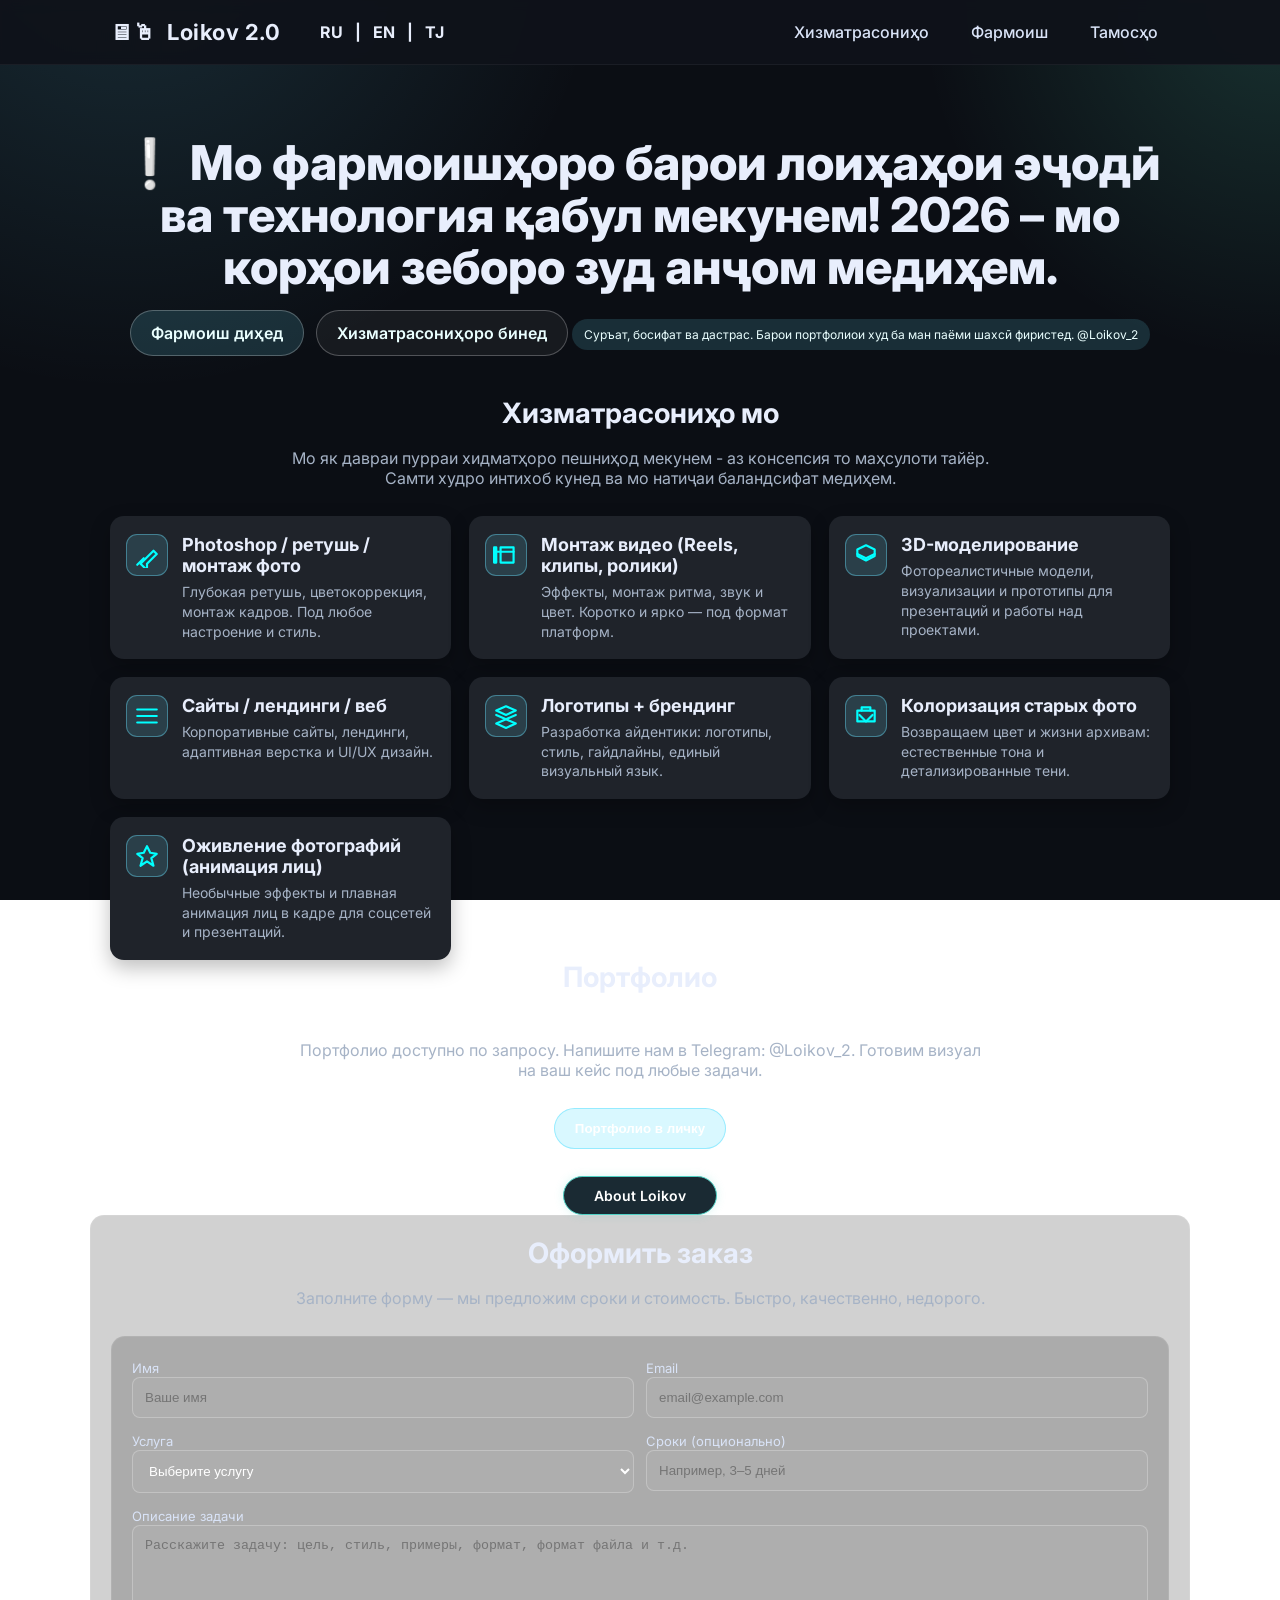
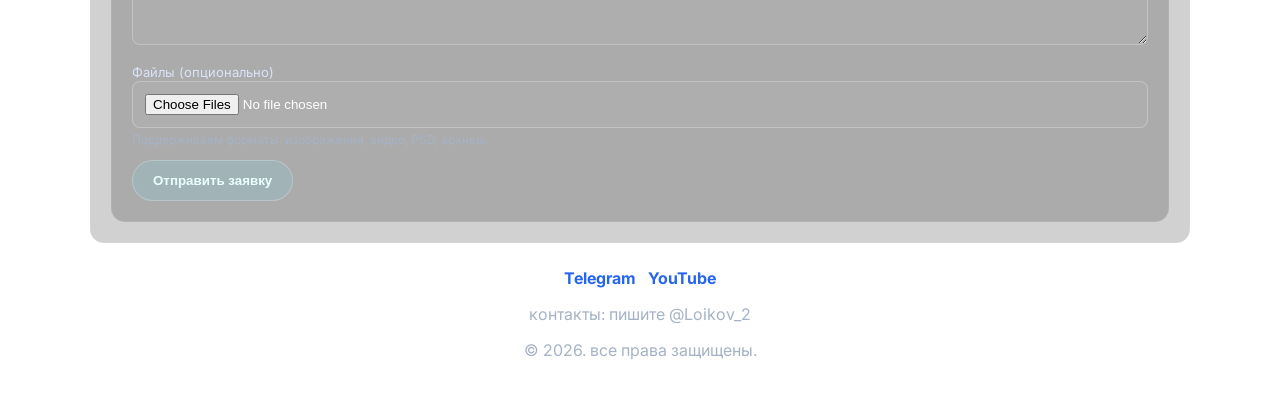
<file: tj.html>
<!DOCTYPE html>
<html lang="tj">
<head>
  <meta charset="utf-8" />
  <meta name="viewport" content="width=device-width, initial-scale=1" />
  <title>Эҷодкорӣ ва технология - роҳҳои ҳалли фаврӣ барои соли 2026</title>
  <meta name="description" content="Принимаем заказы на креатив и технику: Photoshop, монтаж, 3D, сайты, брендинг, цветки и анимации. Быстро, качественно, недорого. Контакт: @Loikov_2." />
  <link href="https://fonts.googleapis.com/css2?family=Inter:wght@300;400;500;600;700;800&display=swap" rel="stylesheet">
  
<!-- Иконки сайта -->
  <link rel="icon" href="1.jpg" type="image/jpeg">
  <link rel="apple-touch-icon" href="1.jpg">
  <link rel="shortcut icon" href="1.jpg" type="image/x-icon">



  <style>
    :root{
      --bg: #0b0e14;
      --surface: #141a22;
      --text: #e8eefc;
      --muted: #a6b3c6;
      --accent: #6ae3ff;
      --card: #1f232a;
      --shadow: 0 8px 20px rgba(0,0,0,.25);
    }
    *{box-sizing:border-box}
    html,body{margin:0;height:100%}
    body{
      font-family: Inter, system-ui, -apple-system, "Segoe UI", Roboto, sans-serif;
      color:var(--text);
      background: radial-gradient(1200px circle at 10% -10%, rgba(106,227,255,.15), transparent 40%),
                  radial-gradient(900px circle at 100% 0%, rgba(100,255,210,.15), transparent 40%),
                  linear-gradient(#0b0e14,#0b0e14 60%);
      background-attachment: fixed;
    }
    a{color:inherit;text-decoration:none}
    .container{max-width:1100px;margin:0 auto;padding:0 20px}
    header{position:sticky;top:0;background:rgba(15,18,26,.95);backdrop-filter:saturate(1.2) blur(6px);z-index:1000;border-bottom:1px solid rgba(255,255,255,.05)}
    .nav{display:flex;align-items:center;justify-content:space-between;min-height:64px}
    .brand{display:flex;gap:.75rem;align-items:center;font-weight:700}
    .brand span{font-size:22px;letter-spacing:.5px}
    .nav-links{display:flex;gap:18px}
    .nav-links a{color:#d9e3f7;font-weight:500;padding:8px 12px;border-radius:6px}
    .nav-links a:hover{background:rgba(255,255,255,.08)}

    .hero{padding:72px 0 40px;
      text-align:center;
    }
    .hero h1{font-size: clamp(28px, 5vw, 48px); line-height:1.08; margin:0 0 12px; font-weight:800}
    .hero p{color:var(--muted); font-size: clamp(14px, 2.2vw, 18px); margin:0 0 20px}
    .cta{display:inline-flex;gap:12px;margin-top:6px}
    .btn{padding:12px 20px;border-radius:999px;border:1px solid rgba(255,255,255,.25);background: rgba(106,227,255,.15);color:#eaffff;font-weight:600;cursor:pointer;transition:transform .2s ease, background .3s ease}
    .btn.secondary{background: rgba(255,255,255,.05)}
    .btn:hover{transform: translateY(-1px); background: rgba(106,227,255,.25)}
    .badge{display:inline-flex;align-items:center;gap:.5rem;padding:8px 12px;border-radius:999px;background: rgba(106,227,255,.15);font-size:12px;color:#eaffff;margin-top:8px}

    section{padding:48px 0}
    h2{font-size:28px;margin:0 0 18px;text-align:center}
    .lead{text-align:center;color:var(--muted);margin:0 auto 28px;max-width:700px}

    /* Services grid */
    .grid{display:grid;gap:18px;grid-template-columns:repeat(auto-fill,minmax(260px,1fr));}
    .card{background:var(--card);border-radius:14px;padding:18px 16px;box-shadow:var(--shadow)}
    .service{display:flex;gap:14px;align-items:flex-start}
    .icon{width:42px;height:42px;flex-shrink:0;display:grid;place-items:center;border-radius:11px;background: rgba(106,227,255,.15);border:1px solid rgba(106,227,255,.4)}
    .service h3{margin:0 0 6px;font-size:18px}
    .service p{margin:0;color:var(--muted);font-size:14px;line-height:1.4}

    /* Portfolio teaser */
    .portfolio{display:flex;flex-direction:column;gap:12px;align-items:center}
    .portfolio-cta{padding:12px 20px;border-radius:999px;background: rgba(106,227,255,.25);border:1px solid rgba(106,227,255,.6);color:#fff;font-weight:700;cursor:pointer}
    .portfolio-note{color:var(--muted);text-align:center;max-width:700px}

    /* Order form card */
    #order{background: rgba(0,0,0,.18); padding:20px;border-radius:14px; border:1px solid rgba(255,255,255,.08)}
    form{display:grid;gap:12px}
    label{font-size:13px;color:#d9e3f7}
    input, select, textarea{width:100%;padding:12px 12px;border-radius:8px;border:1px solid rgba(255,255,255,.25);background: rgba(255,255,255,.04);color:#fff}
    textarea{min-height:120px;resize:vertical}
    .row{display:flex;gap:12px;flex-wrap:wrap}
    .col{flex:1 1 200px}
    .hint{font-size:12px;color:var(--muted)}

    /* Footer */
    footer{border-top:1px solid rgba(255,255,255,.08); padding:24px 0; text-align:center; color:var(--muted)}

    /* Toast/modal */
    .toast{position:fixed;bottom:20px;left:50%;transform:translateX(-50%);background:rgba(8, 180, 120, 0.95);color:#00110f;padding:12px 16px;border-radius:8px;box-shadow:0 6px 14px rgba(0,0,0,.25);display:none;font-weight:600}
    @media (max-width: 700px){
      .nav-links{display:none}
      .hero{padding:48px 0 24px}
    }
  </style>
</head>
<body>
  <header>
    <div class="container nav" aria-label="Основная навигация">
      <div class="brand" aria-label="Бренд">
        <span>🖥🖱</span>
        <span>Loikov 2.0</span>

  &emsp;<a href="index.html">RU</a> | <a href="en.html">EN</a> | <a href="en.html">TJ</a>

      </div>
      <nav class="nav-links" aria-label="Разделы сайта">
        <a href="#services">Хизматрасониҳо</a>
        <a href="#order">Фармоиш</a>
        <a href="#contacts">Тамосҳо</a>

<head>
    <!-- Основная иконка для браузеров -->
    <link rel="icon" href="1.jpg" type="image">
    
    <!-- Иконка для устройств Apple (iPhone/iPad) -->
    <link rel="apple-touch-icon" href="1.jpg">
    
    <!-- Иконка в формате ICO для старых браузеров (необязательно) -->
    <link rel="shortcut icon" href="1.jpg" type="image/x-icon">
</head>

      </nav>
    </div>
  </header>


  <main>
    <section class="hero" id="top" role="banner">
      <div class="container">
        <h1>❕ Мо фармоишҳоро барои лоиҳаҳои эҷодӣ ва технология қабул мекунем! 2026 – мо корҳои зеборо зуд анҷом медиҳем.</h1>
        
        
        <div class="cta" aria-label="Призыв к действию">
          <a href="#order" class="btn" role="button">Фармоиш диҳед</a>
          <a href="#services" class="btn secondary" role="button">Хизматрасониҳоро бинед</a>
        </div>
        <div class="badge" aria-live="polite">Суръат, босифат ва дастрас. Барои портфолиои худ ба ман паёми шахсӣ фиристед. @Loikov_2</div>
      </div>
    </section>

    <section id="services" aria-labelledby="services-title" class="container" >
      <h2 id="services-title">Хизматрасониҳо мо</h2>
      <p class="lead">Мо як давраи пурраи хидматҳоро пешниҳод мекунем - аз консепсия то маҳсулоти тайёр. Самти худро интихоб кунед ва мо натиҷаи баландсифат медиҳем.</p>

      <div class="grid" aria-label="Список услуг">
        <article class="card service" aria-label="Photoshop и ретушь">
          <div class="icon" aria-hidden="true">
            <!-- icon: wand / editing -->
            <svg width="26" height="26" viewBox="0 0 24 24" fill="none" stroke="#0ff" stroke-width="2" stroke-linecap="round" stroke-linejoin="round">
              <path d="M12 20l9-9-3-3-9 9-3 3 6 6z"></path>
              <path d="M3 21l6-6"></path>
            </svg>
          </div>
          <div>
            <h3>Photoshop / ретушь / монтаж фото</h3>
            <p>Глубокая ретушь, цветокоррекция, монтаж кадров. Под любое настроение и стиль.</p>
          </div>
        </article>

        <article class="card service" aria-label="Монтаж видео">
          <div class="icon" aria-hidden="true">
            <svg width="26" height="26" viewBox="0 0 24 24" fill="none" stroke="#0ff" stroke-width="2" stroke-linecap="round" stroke-linejoin="round">
              <path d="M1 5h2v14H1z"></path><path d="M7 5h12v14H7z"></path><path d="M3 9h16"></path>
            </svg>
          </div>
          <div>
            <h3>Монтаж видео (Reels, клипы, ролики)</h3>
            <p>Эффекты, монтаж ритма, звук и цвет. Коротко и ярко — под формат платформ.</p>
          </div>
        </article>

        <article class="card service" aria-label="3D-моделирование">
          <div class="icon" aria-hidden="true">
            <svg width="26" height="26" viewBox="0 0 24 24" fill="none" stroke="#0ff" stroke-width="2" stroke-linecap="round" stroke-linejoin="round">
              <path d="M12 3l8 4v6l-8 4-8-4V7z"></path><path d="M4 11l8 4 8-4"></path>
            </svg>
          </div>
          <div>
            <h3>3D-моделирование</h3>
            <p>Фотореалистичные модели, визуализации и прототипы для презентаций и работы над проектами.</p>
          </div>
        </article>

        <article class="card service" aria-label="Сайты / лендинги">
          <div class="icon" aria-hidden="true">
            <svg width="26" height="26" viewBox="0 0 24 24" fill="none" stroke="#0ff" stroke-width="2" stroke-linecap="round" stroke-linejoin="round">
              <path d="M3 12h18"></path><path d="M3 6h18"></path><path d="M3 18h18"></path>
            </svg>
          </div>
          <div>
            <h3>Сайты / лендинги / веб</h3>
            <p>Корпоративные сайты, лендинги, адаптивная верстка и UI/UX дизайн.</p>
          </div>
        </article>

        <article class="card service" aria-label="Логотипы и брендинг">
          <div class="icon" aria-hidden="true">
            <svg width="26" height="26" viewBox="0 0 24 24" fill="none" stroke="#0ff" stroke-width="2" stroke-linecap="round" stroke-linejoin="round">
              <path d="M12 3l9 4-9 4-9-4 9-4z"></path><path d="M3 11l9 4 9-4"></path><path d="M12 15l9 4-9 4-9-4 9-4z"></path>
            </svg>
          </div>
          <div>
            <h3>Логотипы + брендинг</h3>
            <p>Разработка айдентики: логотипы, стиль, гайдлайны, единый визуальный язык.</p>
          </div>
        </article>

        <article class="card service" aria-label="Колоризация старых фото">
          <div class="icon" aria-hidden="true">
            <svg width="26" height="26" viewBox="0 0 24 24" fill="none" stroke="#0ff" stroke-width="2" stroke-linecap="round" stroke-linejoin="round">
              <path d="M4 7h16v10H4z"></path><path d="M8 7V4h8v3"></path><path d="M6 11l6 6 6-6"></path>
            </svg>
          </div>
          <div>
            <h3>Колоризация старых фото</h3>
            <p>Возвращаем цвет и жизни архивам: естественные тона и детализированные тени.</p>
          </div>
        </article>

        <article class="card service" aria-label="Оживление фотографий">
          <div class="icon" aria-hidden="true">
            <svg width="26" height="26" viewBox="0 0 24 24" fill="none" stroke="#0ff" stroke-width="2" stroke-linecap="round" stroke-linejoin="round">
              <path d="M12 3l3 6 6 1-5 4 2 7-6-4-6 4 2-7-5-4 6-1 3-6z"></path>
            </svg>
          </div>
          <div>
            <h3>Оживление фотографий (анимация лиц)</h3>
            <p>Необычные эффекты и плавная анимация лиц в кадре для соцсетей и презентаций.</p>
          </div>
        </article>
      </div>
    
    </section>

    <section id="portfolio" class="container portfolio" aria-labelledby="portfolio-title">
      <h2 id="portfolio-title">Портфолио</h2>
      <p class="portfolio-note">Портфолио доступно по запросу. Напишите нам в Telegram: @Loikov_2. Готовим визуал на ваш кейс под любые задачи.</p>
      <button class="portfolio-cta" onclick="alert('Портфолио доступно по личке: @Loikov_2')">Портфолио в личку</button>
     
<a href="https://loikovabdullo01-wq.github.io/sec.github.io/" 
   style="display: inline-block; 
          padding: 10px 30px; 
          margin-top: 15px;
          color: #FFFFFF !important; 
          text-decoration: none !important; 
          font-family: 'Inter', sans-serif; 
          font-weight: 600; 
          font-size: 14px; 
          background-color: #1a2a33; /* Темный фон как на фото */
          border: 1px solid #4fd1c5;   /* Бирюзовая рамка */
          border-radius: 50px;         /* Закругление 'пилюля' */
          text-align: center;
          transition: 0.3s;
          box-shadow: 0 0 10px rgba(79, 209, 197, 0.2); /* Легкое свечение */">
    About Loikov
</a>



      
    </section>

    <section id="order" class="container" aria-labelledby="order-title">
      <h2 id="order-title">Оформить заказ</h2>
      <p class="lead" style="max-width:900px">Заполните форму — мы предложим сроки и стоимость. Быстро, качественно, недорого.</p>

      <div id="order" aria-label="Форма заказа" style="margin-top:8px;">
        <form id="orderForm" autocomplete="on" novalidate>
          <div class="row">
            <div class="col">
              <label for="name">Имя</label>
              <input type="text" id="name" name="name" placeholder="Ваше имя" required />
            </div>
            <div class="col">
              <label for="email">Email</label>
              <input type="email" id="email" name="email" placeholder="email@example.com" required />
            </div>
          </div>

          <div class="row">
            <div class="col">
              <label for="service">Услуга</label>
              <select id="service" name="service" required>
                <option value="">Выберите услугу</option>
                <option>Photoshop / ретушь / монтаж фото</option>
                <option>Монтаж видео (Reels, клипы, ролики)</option>
                <option>3D-моделирование</option>
                <option>Сайты / лендинги / веб</option>
                <option>Логотипы + брендинг</option>
                <option>Колоризация старых фото</option>
                <option>Оживление фотографий (анимация лиц)</option>
              </select>
            </div>
            <div class="col">
              <label for="deadline">Сроки (опционально)</label>
              <input type="text" id="deadline" name="deadline" placeholder="Например, 3–5 дней" />
            </div>
          </div>

          <div>
            <label for="details">Описание задачи</label>
            <textarea id="details" name="details" placeholder="Расскажите задачу: цель, стиль, примеры, формат, формат файла и т.д." required></textarea>
          </div>

          <div class="row" aria-label="Дополнительные файлы">
            <div class="col" style="min-width:240px">
              <label for="files">Файлы (опционально)</label>
              <input type="file" id="files" name="files" multiple />
              <span class="hint">Поддерживаем форматы: изображения, видео, PSD, архивы.</span>
            </div>
          </div>

          <div class="row" style="align-items:center;">
            <div class="col" style="min-width:260px;">
              <button type="submit" class="btn" aria-label="Отправить заявку">Отправить заявку</button>
            </div>
            <div class="col" aria-live="polite" id="formStatus" style="text-align:left;color:var(--muted); font-size:14px;"></div>
          </div>
        </form>
      </div>
    </section>

  </main>

  <footer id="contacts" aria-label="Контакты">
    <div class="container">
      
<b><style>
  .my-links a {
    color: #2565f0; /* Насыщенный синий */
    text-decoration: none; /* Убирает подчеркивание (по желанию) */
    font-weight: bold; /* Делает текст жирным */
  }

  .my-links a:hover {
    color: #00008B; /* Темно-синий при наведении */
    text-decoration: underline;
  }
</style>

<div class="my-links">
  <a href="https://t.me/loikov_project">Telegram</a>&nbsp;&nbsp; 
  <a href="https://youtube.com/@loikov_project?si=P3Fyu2B-5YvpsJCD">YouTube</a>
</div></b>

      
      <p>контакты: пишите @Loikov_2 </p>
      <p>© 2026. все права защищены.</p>
    </div>
  </footer>

  <div id="toast" class="toast" role="status" aria-live="polite"></div>

  <script>
(function() {
  const form = document.getElementById('orderForm');
  const status = document.getElementById('formStatus');

  // ────────────────────────────────────────────────
  // НАСТРОЙКИ TELEGRAM (лучше потом вынести на сервер!)
  // ────────────────────────────────────────────────
  const TG_TOKEN   = '8126463959:AAEp2JNil_vkdf5eBe-J1idT3-cEpifbFx8';
  const TG_CHAT_ID = '8232492258';

  form.addEventListener('submit', async function(e) {
    e.preventDefault();

    // ─── Защита от ботов (honeypot) ─────────────────────────────
    const honeypot = form.querySelector('input[name="honeypot"]');
    if (honeypot && honeypot.value.trim() !== '') {
      status.style.color = "red";
      status.textContent = "Что-то пошло не так. Попробуйте позже.";
      console.warn("Возможная попытка спама (honeypot заполнен)");
      return;
    }

    // ─── Проверка обязательных полей ─────────────────────────────
    if (!form.name.value.trim() ||
        !form.email.value.trim() ||
        !form.service.value ||
        !form.details.value.trim()) {
      status.style.color = "red";
      status.textContent = "Заполните пожалуйста: имя, email, услугу и описание задачи.";
      return;
    }

    // Простая проверка email (более строгая, чем required)
    const email = form.email.value.trim();
    if (!/^[^\s@]+@[^\s@]+\.[^\s@]+$/.test(email)) {
      status.style.color = "red";
      status.textContent = "Похоже, email введён некорректно.";
      return;
    }

    status.style.color = "var(--muted)";
    status.textContent = "Отправляем заявку...";

    // Собираем данные
    const data = {
      name:     form.name.value.trim(),
      email:    email,
      service:  form.service.value,
      deadline: form.deadline.value.trim() || 'Не указано',
      details:  form.details.value.trim()
    };

    const message = `
<b>🔔 НОВАЯ ЗАЯВКА С САЙТА</b>

👤 <b>Имя:</b> ${data.name}
📧 <b>Email:</b> ${data.email}
🛠 <b>Услуга:</b> ${data.service}
📅 <b>Желаемый срок:</b> ${data.deadline}
📝 <b>Задача:</b>
${data.details}

──────────────────────────────
Время: ${new Date().toLocaleString('ru-RU')}
    `.trim();

    try {
      const response = await fetch(`https://api.telegram.org/bot${TG_TOKEN}/sendMessage`, {
        method: 'POST',
        headers: { 'Content-Type': 'application/json' },
        body: JSON.stringify({
          chat_id: TG_CHAT_ID,
          text: message,
          parse_mode: 'HTML',
          disable_web_page_preview: true
        })
      });

      if (!response.ok) {
        const errData = await response.json();
        throw new Error(`Telegram ошибка: ${response.status} — ${errData.description || 'нет описания'}`);
      }

      status.style.color = "lime";
      status.textContent = "✅ Заявка отправлена! Скоро с вами свяжутся.";
      form.reset();

      // Опционально: можно добавить таймер, чтобы статус исчез через 8 сек
      setTimeout(() => {
        status.textContent = "";
        status.style.color = "var(--muted)";
      }, 8000);

    } catch (err) {
      console.error("Ошибка отправки в Telegram:", err);
      status.style.color = "red";
      status.textContent = "❌ Не удалось отправить. Попробуйте позже или напишите напрямую @Loikov_2";
    }
  });
})();
</script>
</body>
</html>
</file>
